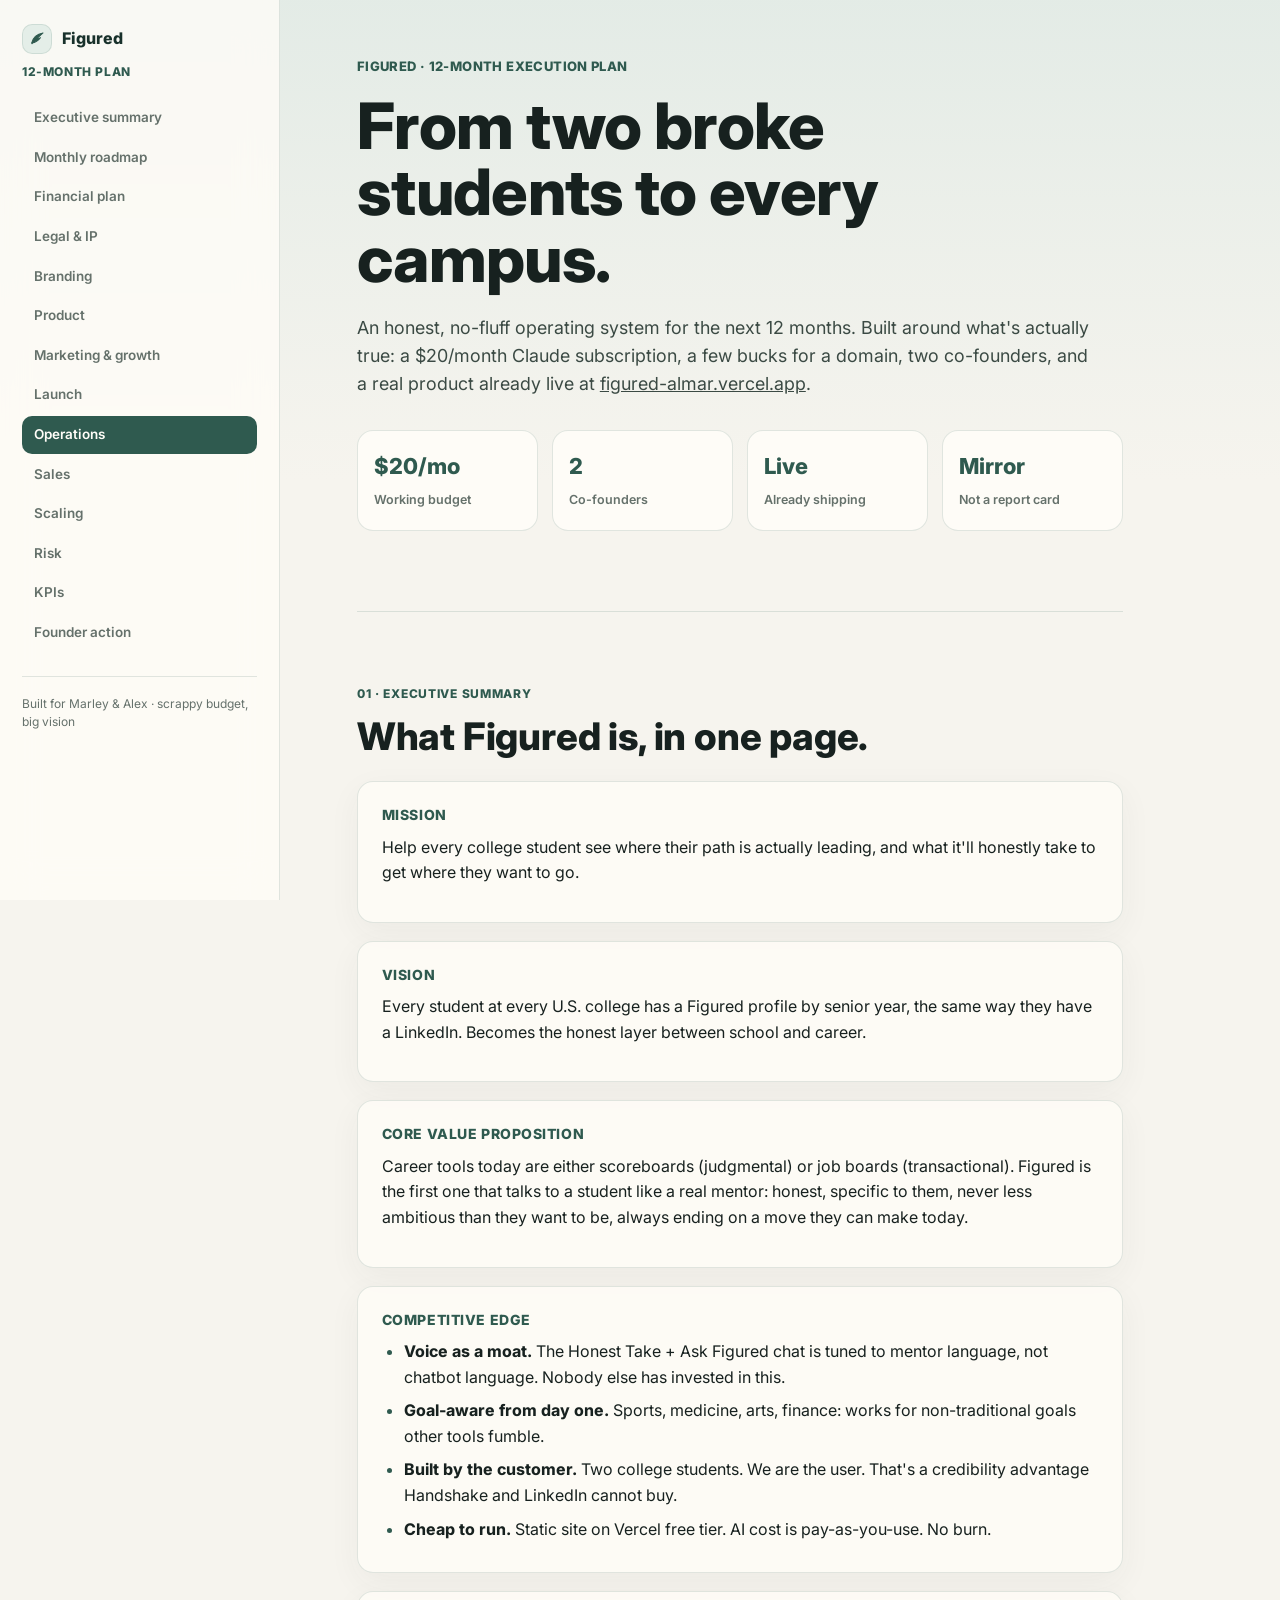
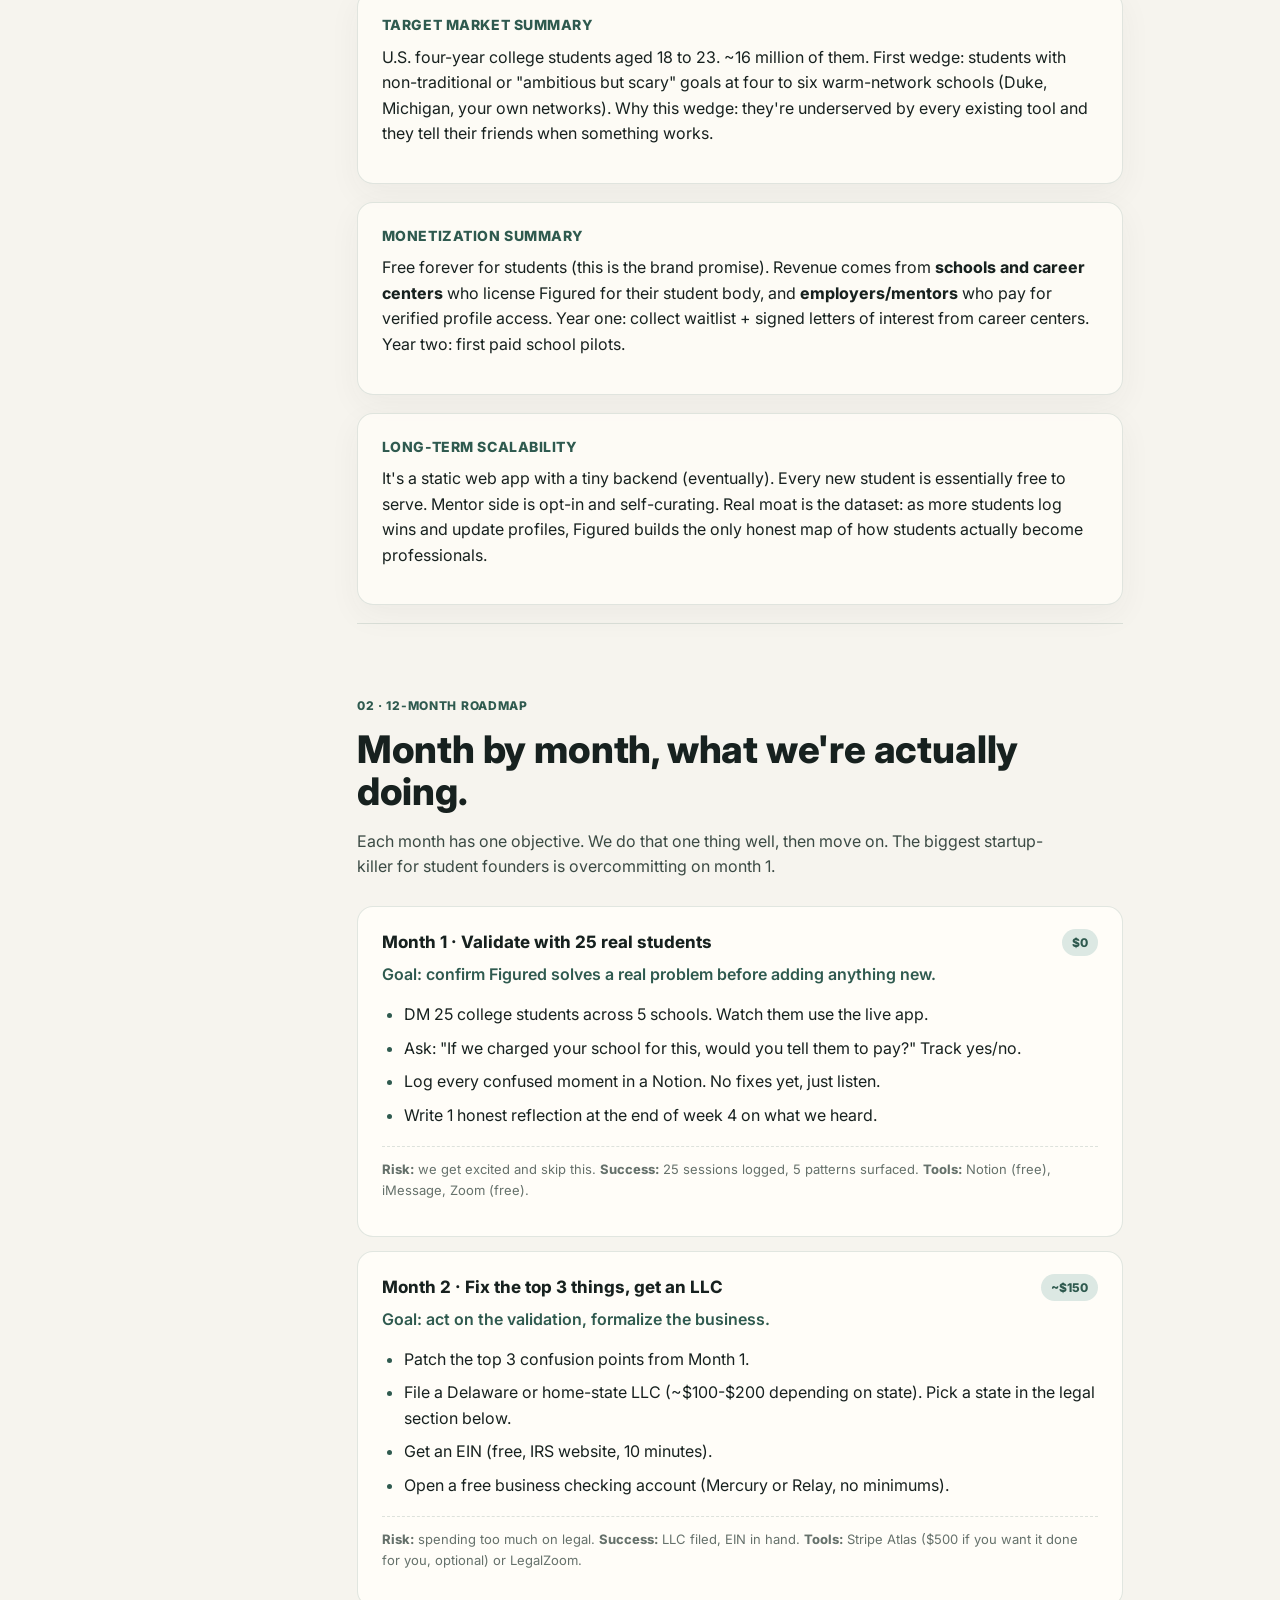
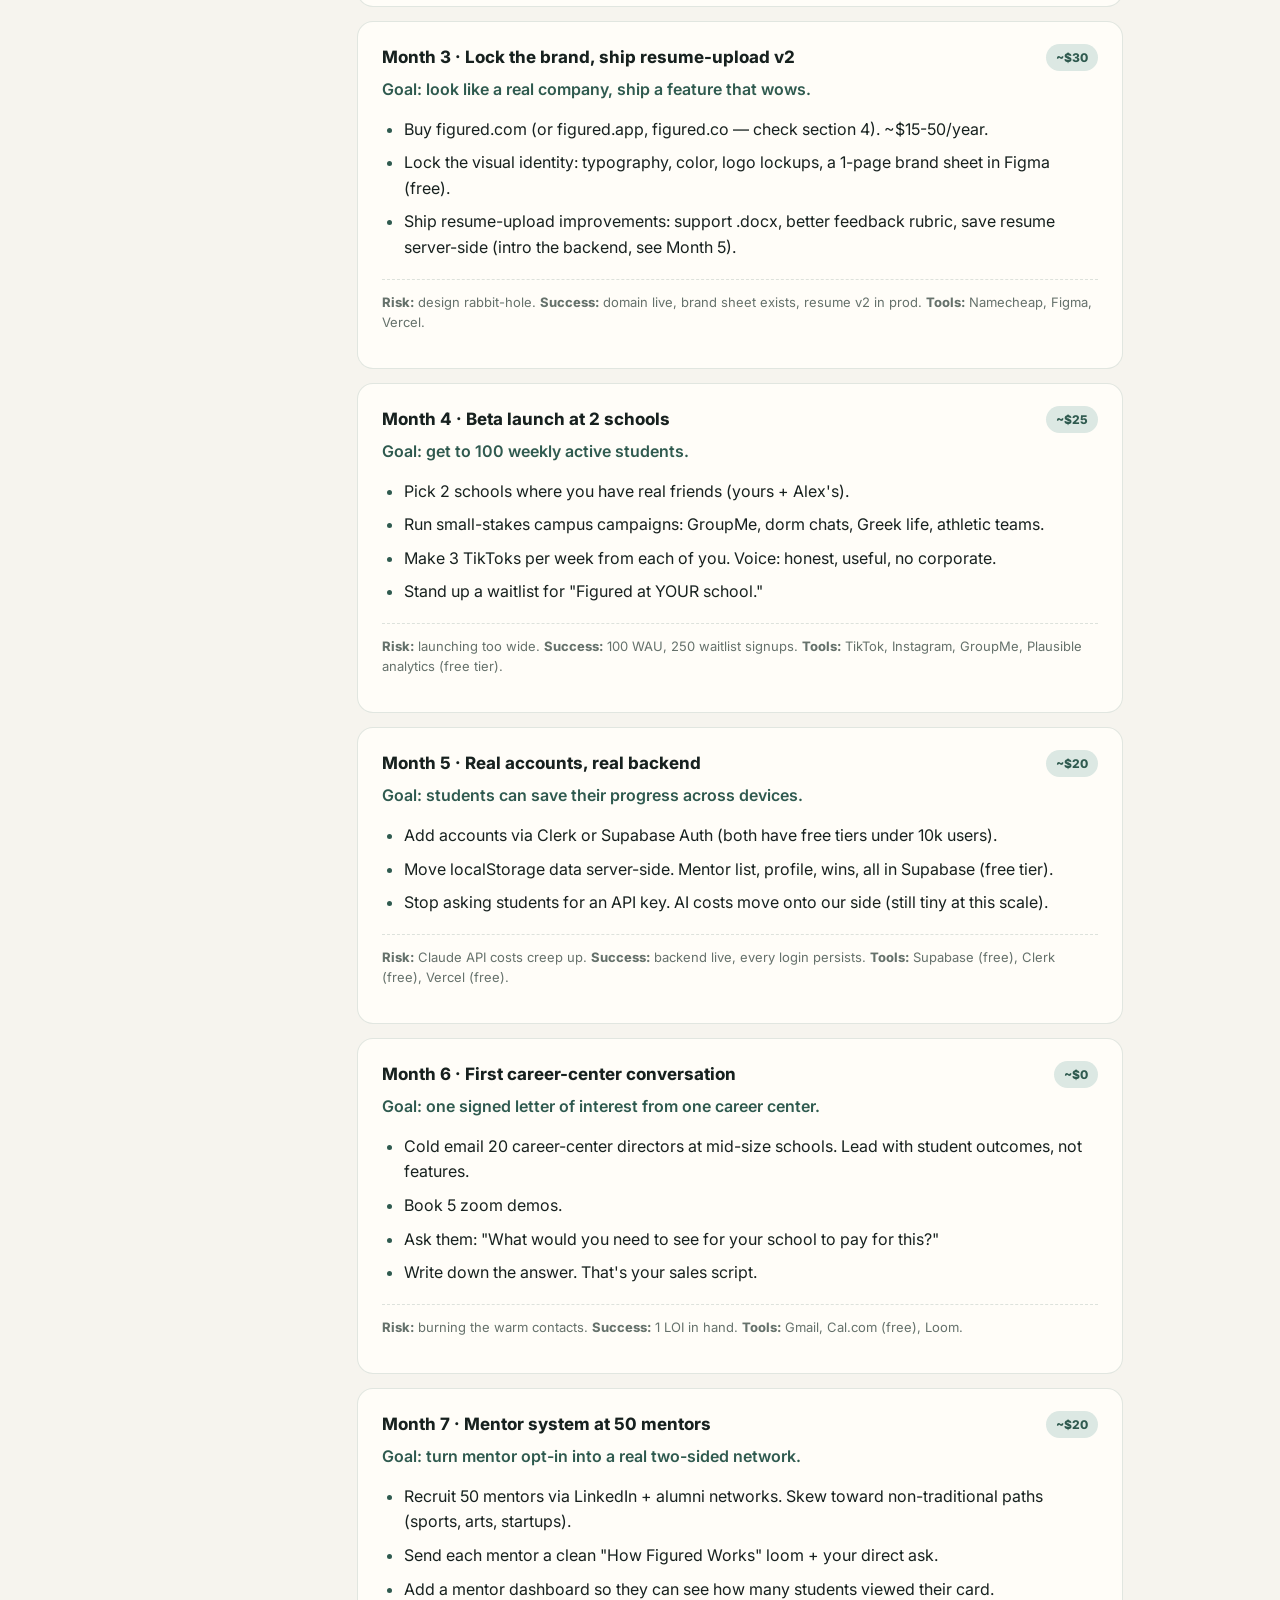
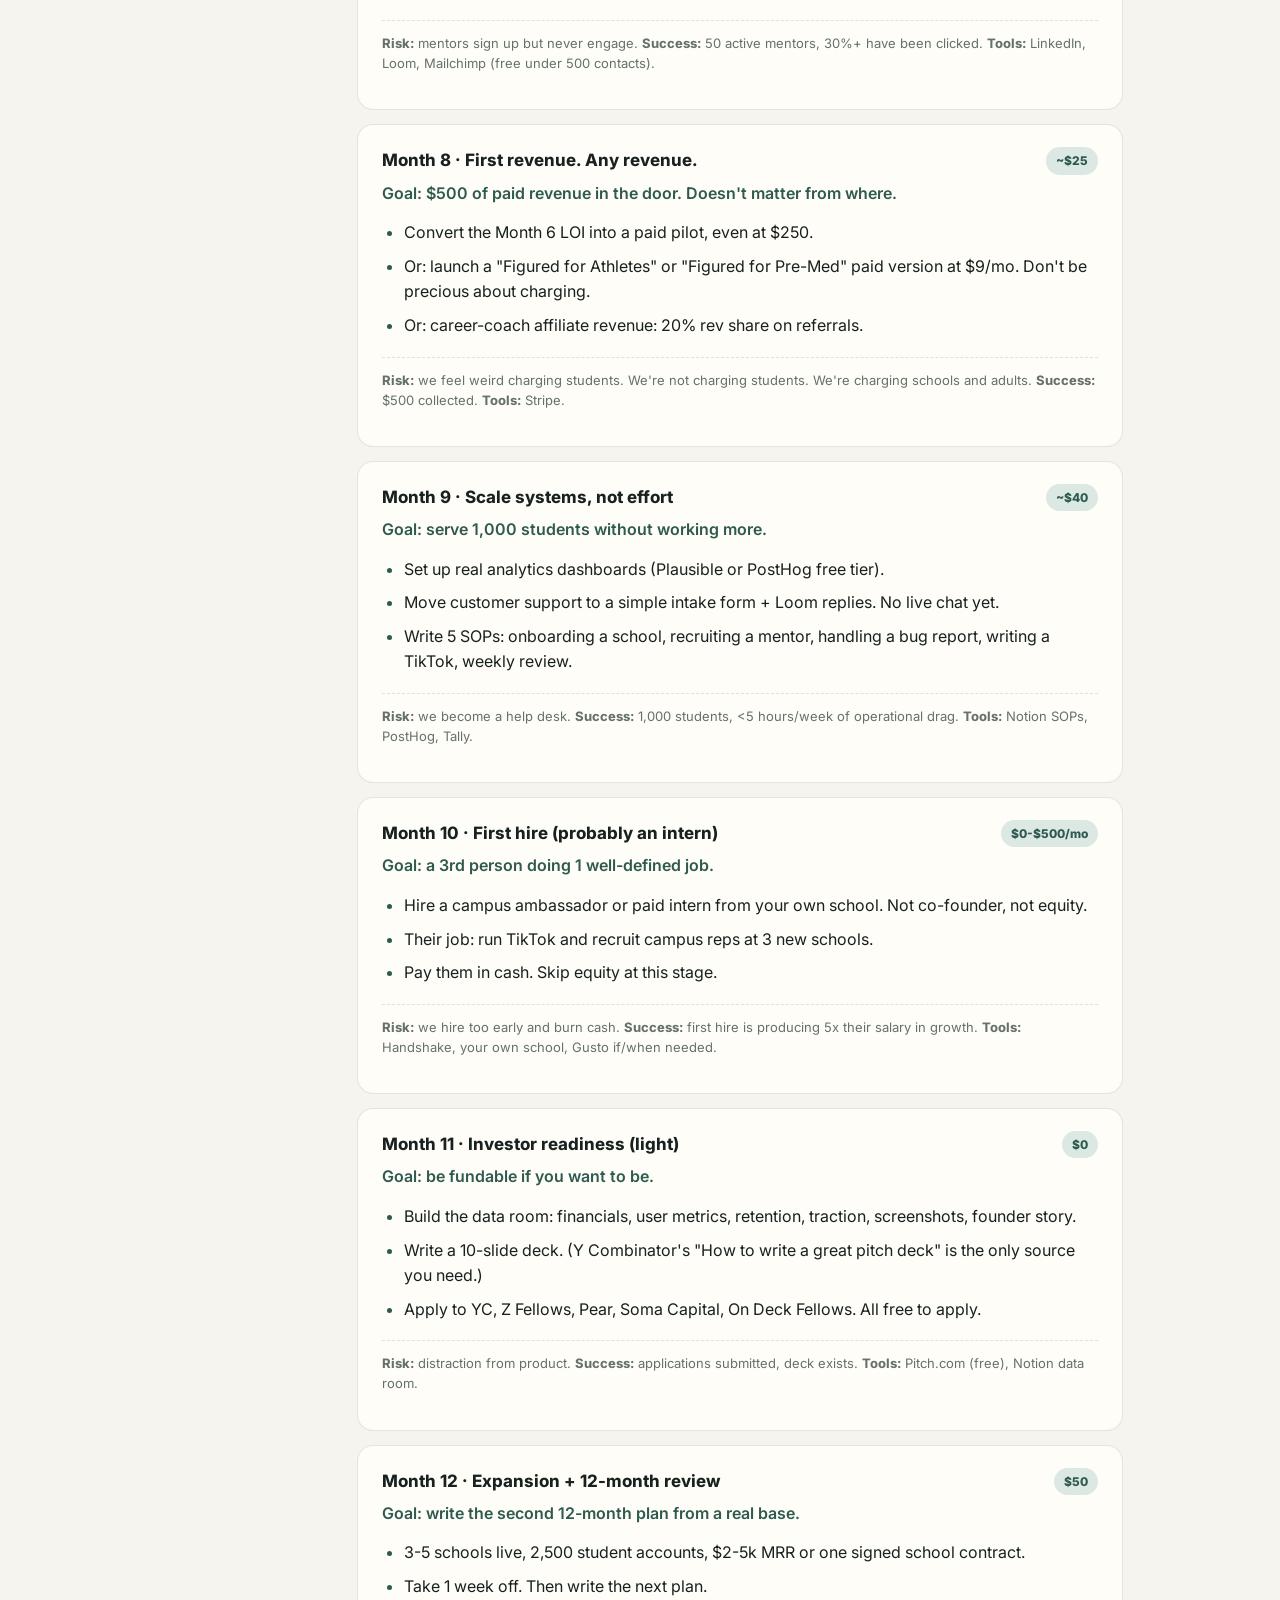
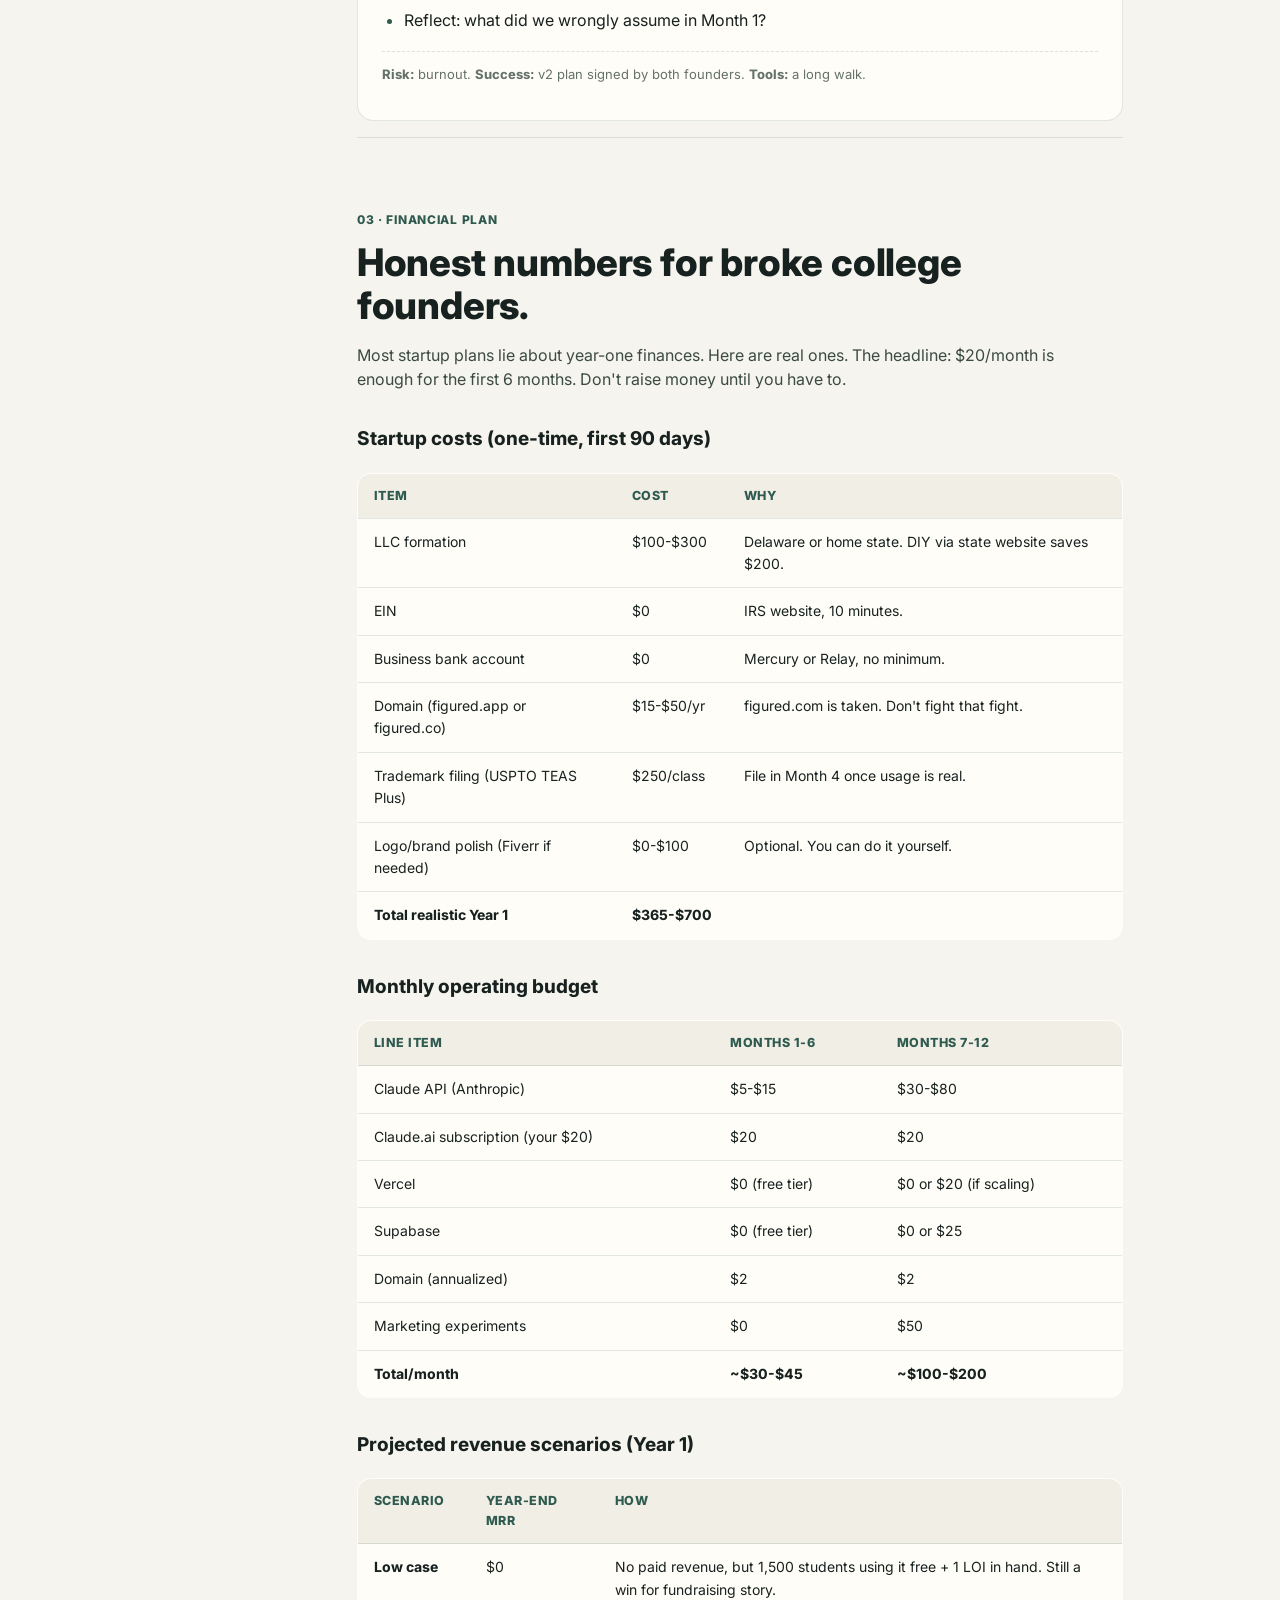
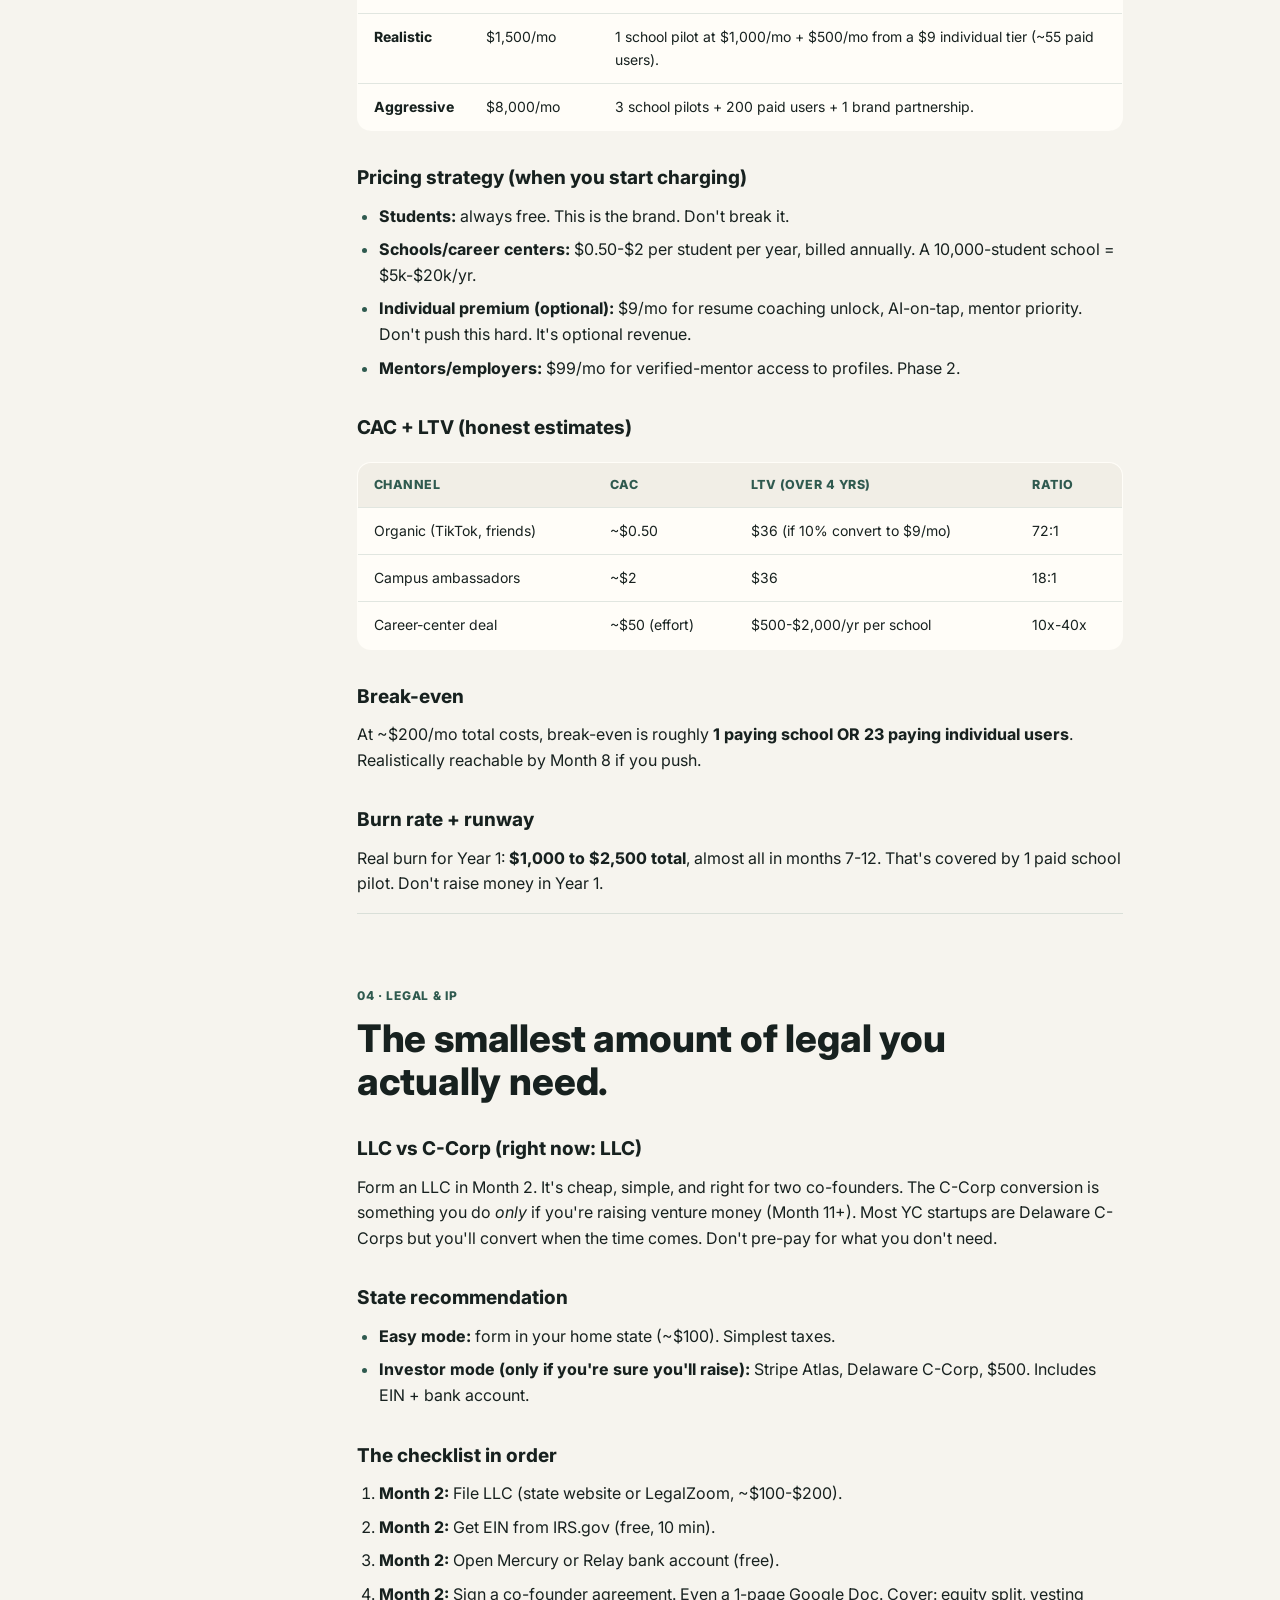
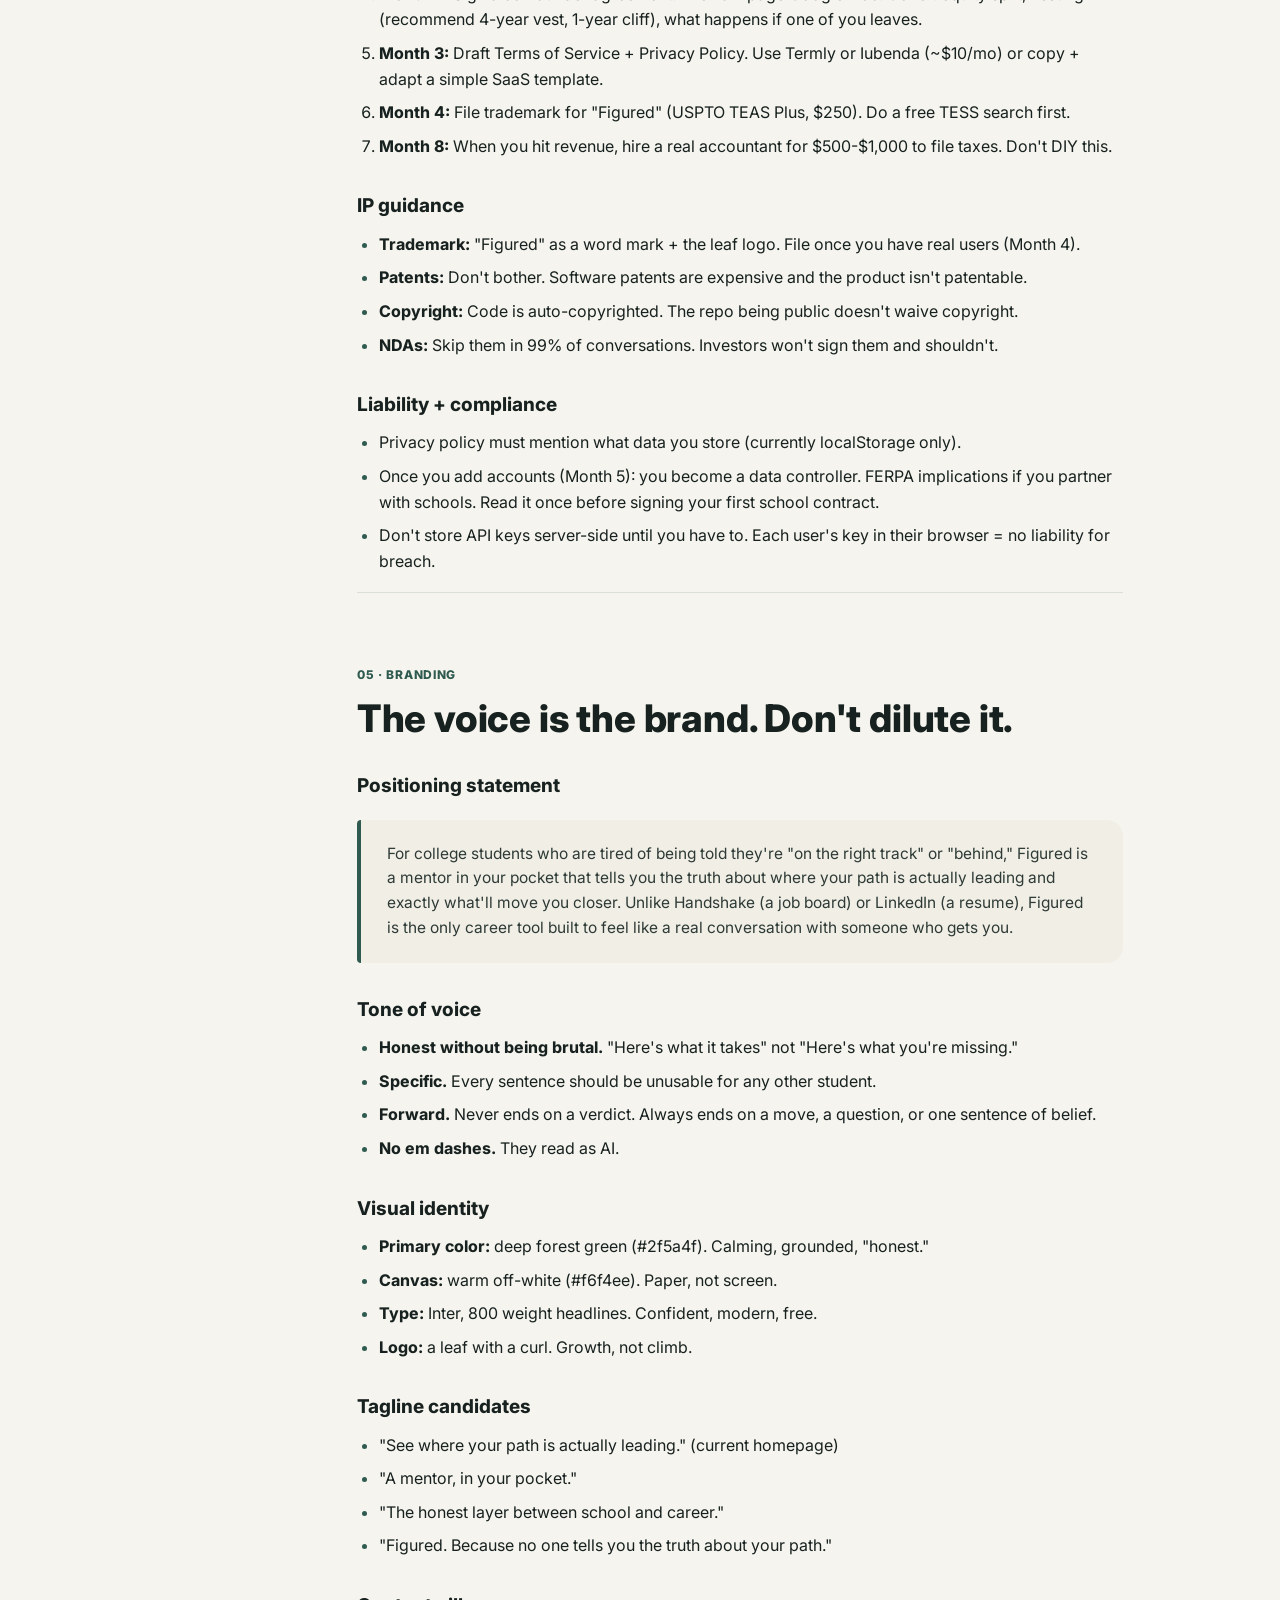
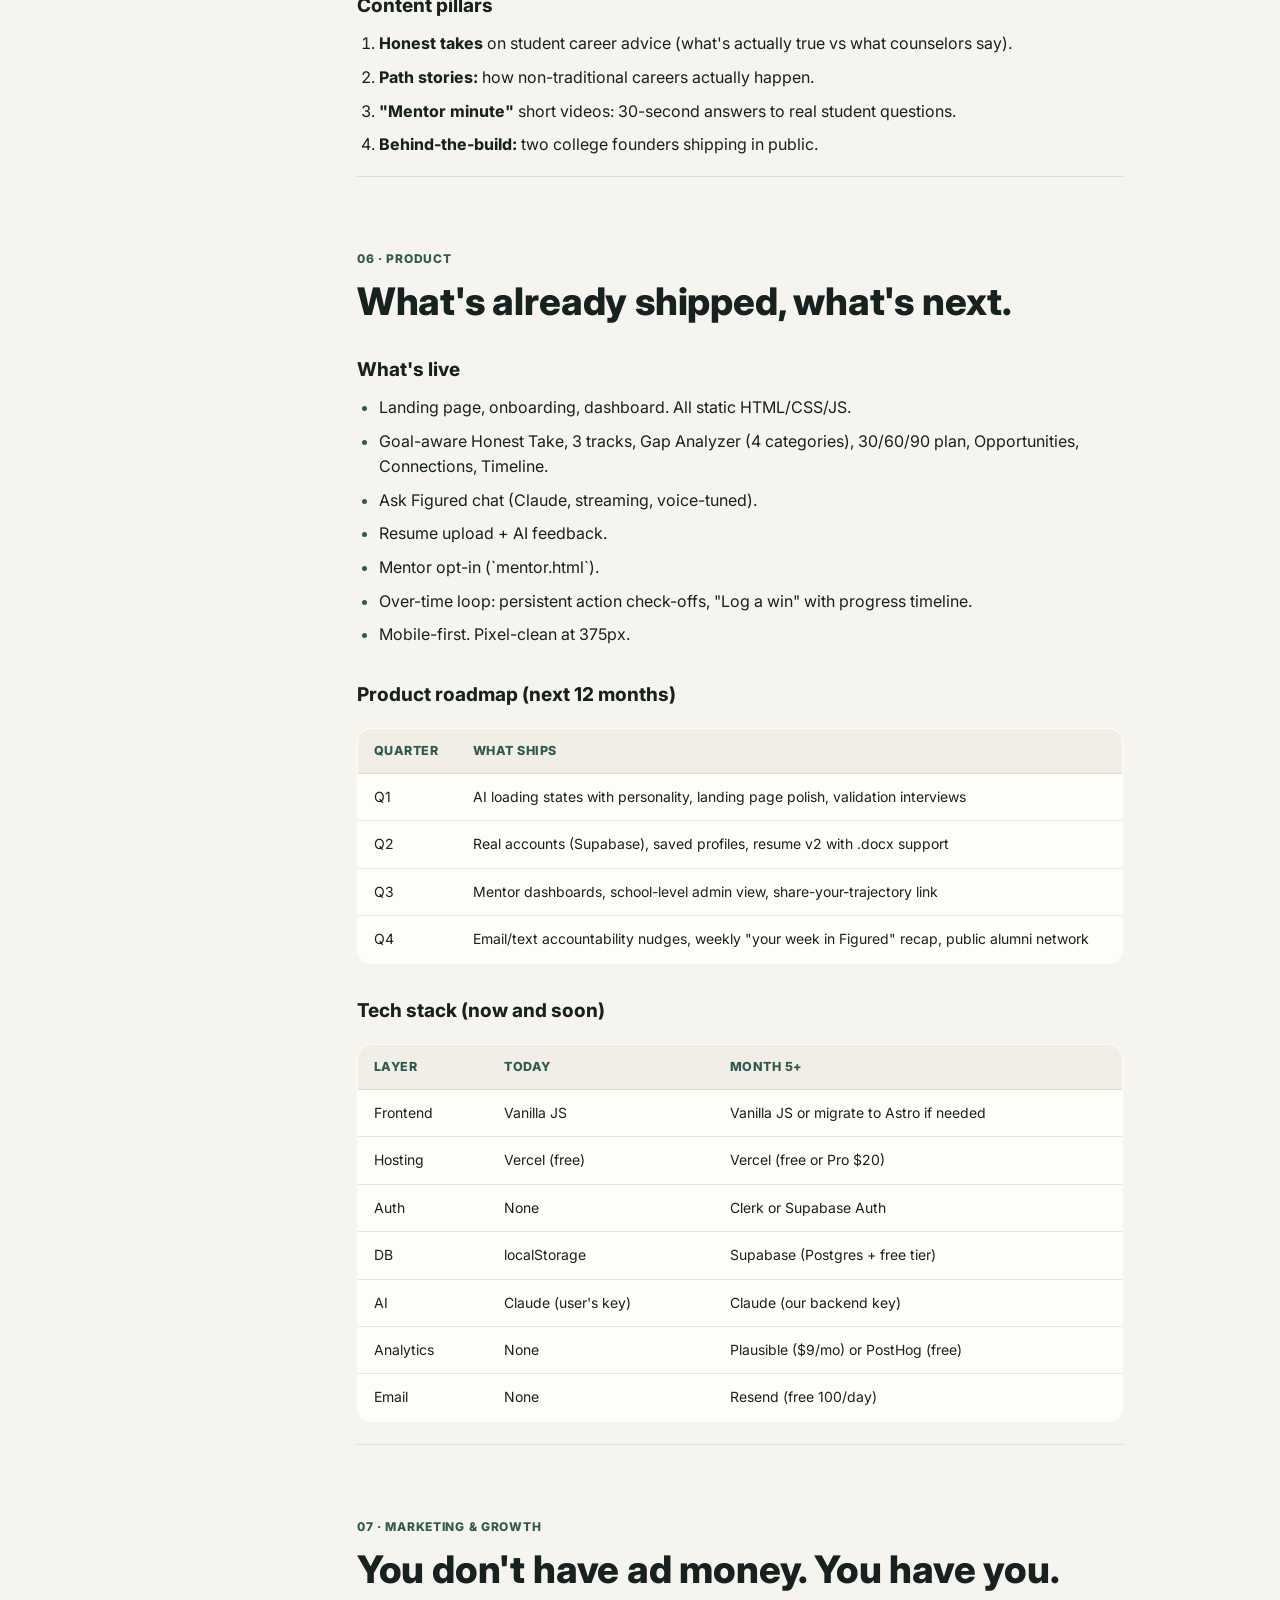
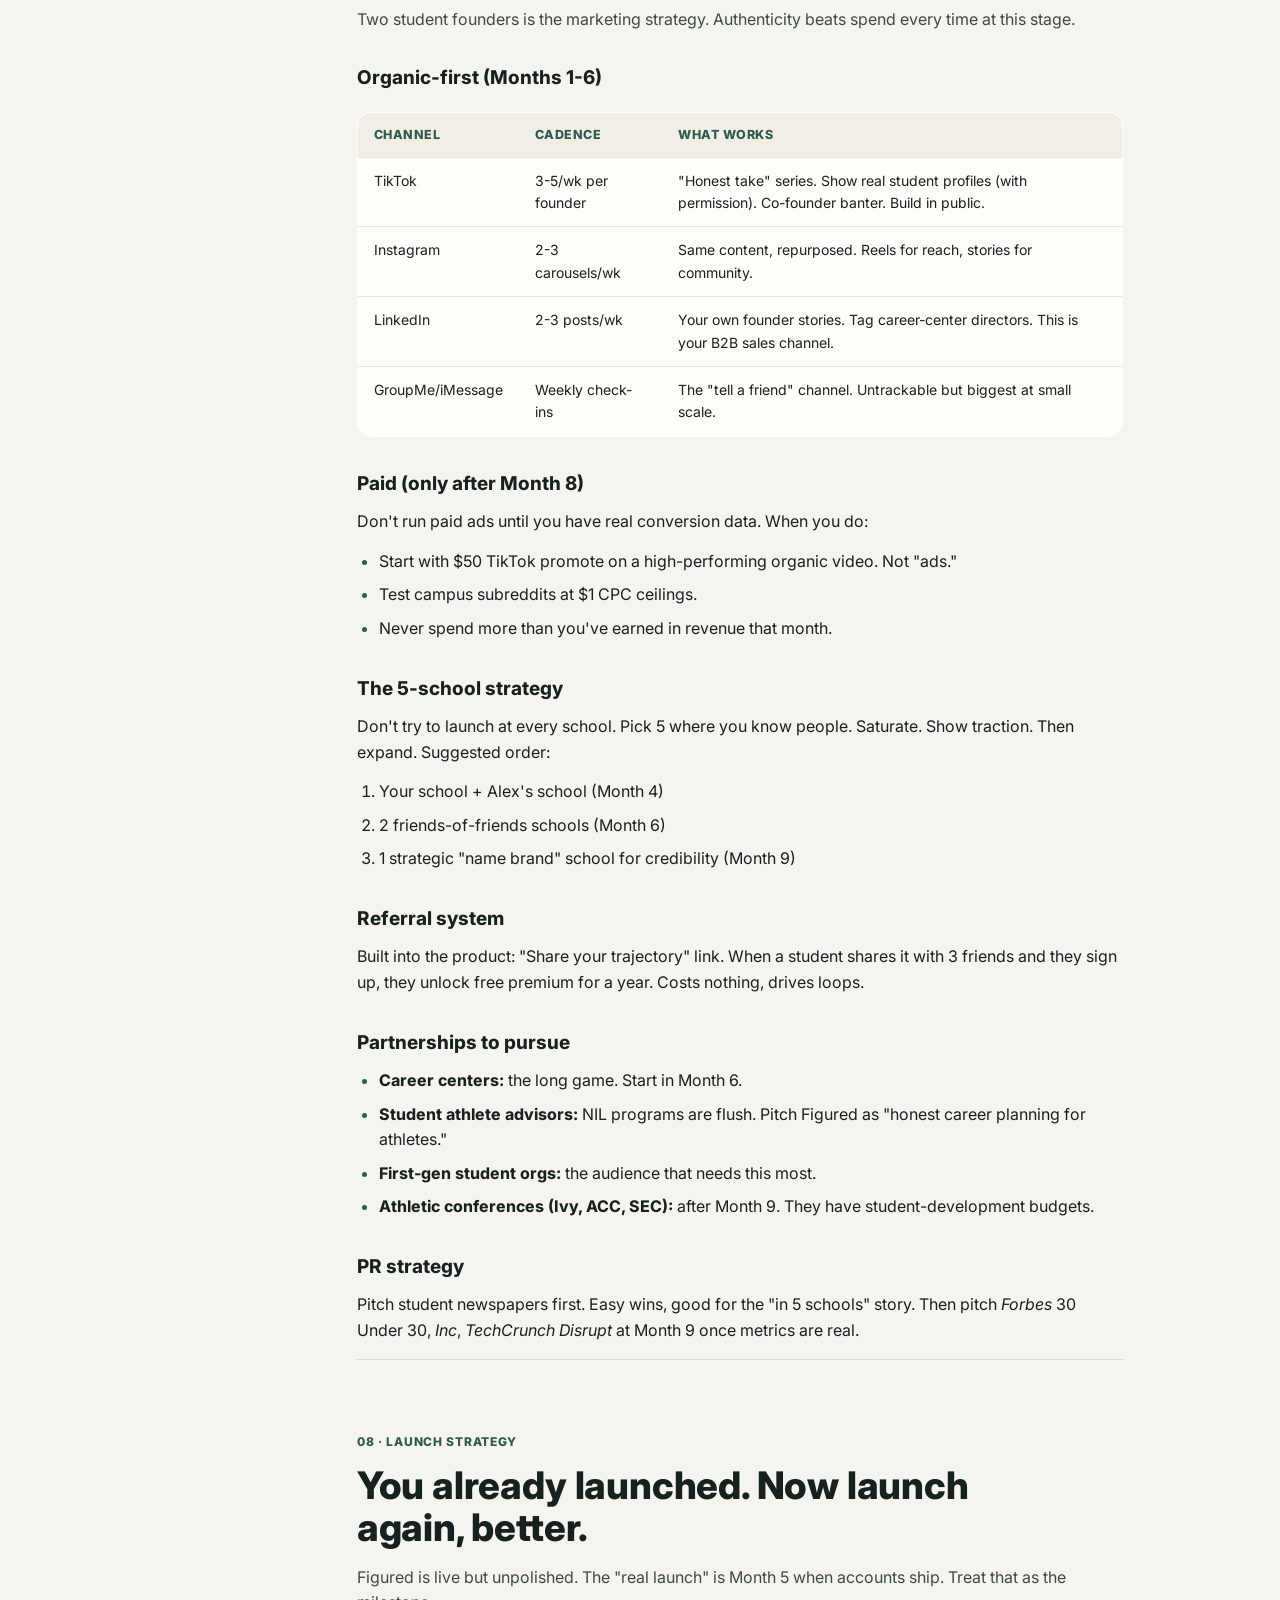
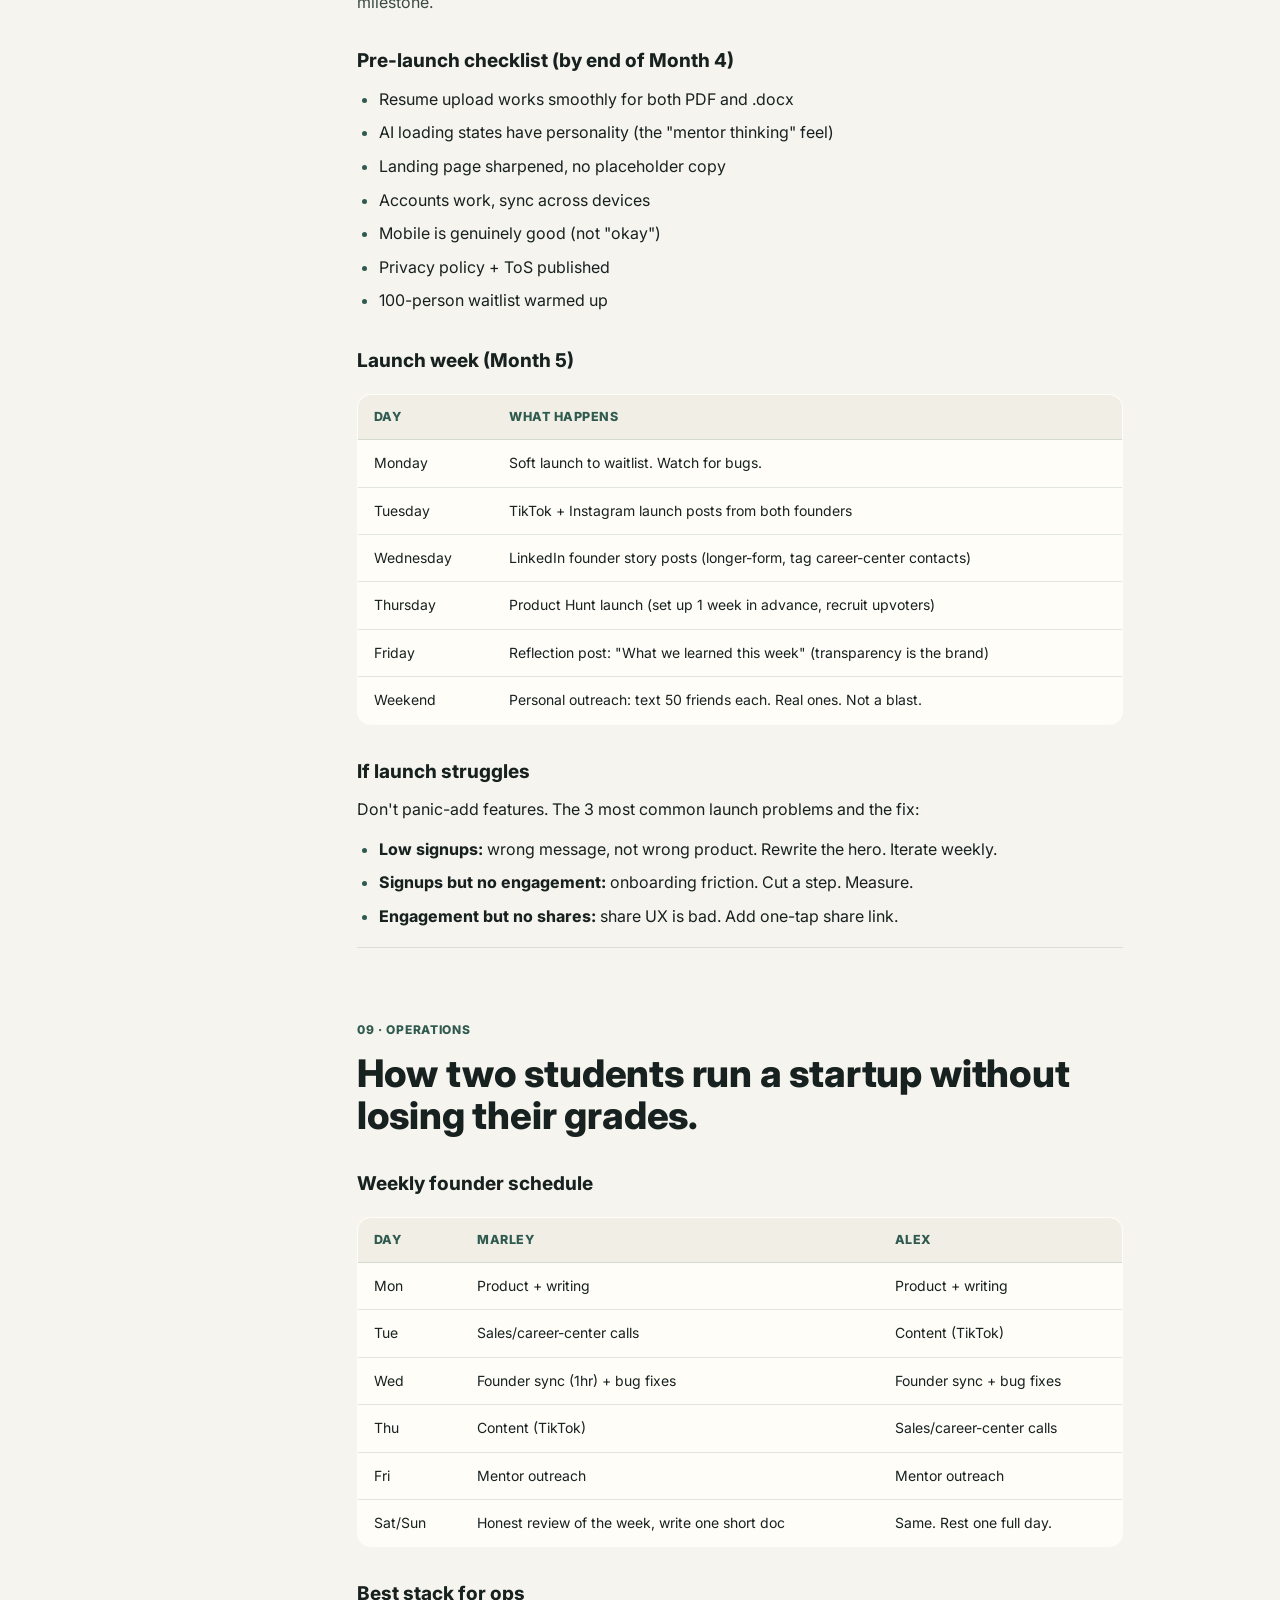
<file: plan/index.html>
<!doctype html>
<html lang="en">
<head>
  <meta charset="UTF-8" />
  <meta name="viewport" content="width=device-width, initial-scale=1.0" />
  <title>Figured · 12-Month Plan</title>
  <link rel="preconnect" href="https://fonts.googleapis.com" />
  <link rel="preconnect" href="https://fonts.gstatic.com" crossorigin />
  <link href="https://fonts.googleapis.com/css2?family=Inter:wght@400;500;600;700;800&display=swap" rel="stylesheet" />
  <link rel="stylesheet" href="./plan.css" />
</head>
<body>
  <aside class="toc">
    <a class="toc-brand" href="../index.html">
      <span class="brand-mark" aria-hidden="true">
        <svg viewBox="0 0 32 32"><path d="M26.8 5.3C16.5 7 9.1 12.9 6.5 23.2c6.2-.9 11.7-4.1 15.7-9.5-2.8 1.1-5.5 2.7-8 4.9 2.5-4.7 6.6-8.2 12.6-13.3Z"/><path d="M7 24.2c2.4-3.3 5.2-5.9 8.6-7.7"/></svg>
      </span>
      <span>Figured</span>
    </a>
    <p class="toc-eyebrow">12-month plan</p>
    <nav>
      <a href="#summary">Executive summary</a>
      <a href="#roadmap">Monthly roadmap</a>
      <a href="#finance">Financial plan</a>
      <a href="#legal">Legal & IP</a>
      <a href="#brand">Branding</a>
      <a href="#product">Product</a>
      <a href="#growth">Marketing & growth</a>
      <a href="#launch">Launch</a>
      <a href="#ops">Operations</a>
      <a href="#sales">Sales</a>
      <a href="#scaling">Scaling</a>
      <a href="#risk">Risk</a>
      <a href="#kpi">KPIs</a>
      <a href="#action">Founder action</a>
    </nav>
    <p class="toc-foot">Built for Marley &amp; Alex · scrappy budget, big vision</p>
  </aside>

  <main class="doc">
    <header class="doc-hero">
      <p class="eyebrow">Figured · 12-Month Execution Plan</p>
      <h1>From two broke students to every campus.</h1>
      <p class="lede">An honest, no-fluff operating system for the next 12 months. Built around what's actually true: a $20/month Claude subscription, a few bucks for a domain, two co-founders, and a real product already live at <a href="https://figured-almar.vercel.app/" target="_blank" rel="noopener">figured-almar.vercel.app</a>.</p>
      <div class="hero-stats">
        <div><strong>$20/mo</strong><span>Working budget</span></div>
        <div><strong>2</strong><span>Co-founders</span></div>
        <div><strong>Live</strong><span>Already shipping</span></div>
        <div><strong>Mirror</strong><span>Not a report card</span></div>
      </div>
    </header>

    <!-- 1. Executive Summary -->
    <section id="summary">
      <p class="kicker">01 · Executive Summary</p>
      <h2>What Figured is, in one page.</h2>

      <div class="card">
        <h3>Mission</h3>
        <p>Help every college student see where their path is actually leading, and what it'll honestly take to get where they want to go.</p>
      </div>

      <div class="card">
        <h3>Vision</h3>
        <p>Every student at every U.S. college has a Figured profile by senior year, the same way they have a LinkedIn. Becomes the honest layer between school and career.</p>
      </div>

      <div class="card">
        <h3>Core value proposition</h3>
        <p>Career tools today are either scoreboards (judgmental) or job boards (transactional). Figured is the first one that talks to a student like a real mentor: honest, specific to them, never less ambitious than they want to be, always ending on a move they can make today.</p>
      </div>

      <div class="card">
        <h3>Competitive edge</h3>
        <ul>
          <li><strong>Voice as a moat.</strong> The Honest Take + Ask Figured chat is tuned to mentor language, not chatbot language. Nobody else has invested in this.</li>
          <li><strong>Goal-aware from day one.</strong> Sports, medicine, arts, finance: works for non-traditional goals other tools fumble.</li>
          <li><strong>Built by the customer.</strong> Two college students. We are the user. That's a credibility advantage Handshake and LinkedIn cannot buy.</li>
          <li><strong>Cheap to run.</strong> Static site on Vercel free tier. AI cost is pay-as-you-use. No burn.</li>
        </ul>
      </div>

      <div class="card">
        <h3>Target market summary</h3>
        <p>U.S. four-year college students aged 18 to 23. ~16 million of them. First wedge: students with non-traditional or "ambitious but scary" goals at four to six warm-network schools (Duke, Michigan, your own networks). Why this wedge: they're underserved by every existing tool and they tell their friends when something works.</p>
      </div>

      <div class="card">
        <h3>Monetization summary</h3>
        <p>Free forever for students (this is the brand promise). Revenue comes from <strong>schools and career centers</strong> who license Figured for their student body, and <strong>employers/mentors</strong> who pay for verified profile access. Year one: collect waitlist + signed letters of interest from career centers. Year two: first paid school pilots.</p>
      </div>

      <div class="card">
        <h3>Long-term scalability</h3>
        <p>It's a static web app with a tiny backend (eventually). Every new student is essentially free to serve. Mentor side is opt-in and self-curating. Real moat is the dataset: as more students log wins and update profiles, Figured builds the only honest map of how students actually become professionals.</p>
      </div>
    </section>

    <!-- 2. Monthly Roadmap -->
    <section id="roadmap">
      <p class="kicker">02 · 12-Month Roadmap</p>
      <h2>Month by month, what we're actually doing.</h2>
      <p class="section-lede">Each month has one objective. We do that one thing well, then move on. The biggest startup-killer for student founders is overcommitting on month 1.</p>

      <div class="month">
        <header>
          <h3>Month 1 · Validate with 25 real students</h3>
          <span class="month-cost">$0</span>
        </header>
        <p class="month-goal">Goal: confirm Figured solves a real problem before adding anything new.</p>
        <ul>
          <li>DM 25 college students across 5 schools. Watch them use the live app.</li>
          <li>Ask: "If we charged your school for this, would you tell them to pay?" Track yes/no.</li>
          <li>Log every confused moment in a Notion. No fixes yet, just listen.</li>
          <li>Write 1 honest reflection at the end of week 4 on what we heard.</li>
        </ul>
        <p class="month-meta"><strong>Risk:</strong> we get excited and skip this. <strong>Success:</strong> 25 sessions logged, 5 patterns surfaced. <strong>Tools:</strong> Notion (free), iMessage, Zoom (free).</p>
      </div>

      <div class="month">
        <header>
          <h3>Month 2 · Fix the top 3 things, get an LLC</h3>
          <span class="month-cost">~$150</span>
        </header>
        <p class="month-goal">Goal: act on the validation, formalize the business.</p>
        <ul>
          <li>Patch the top 3 confusion points from Month 1.</li>
          <li>File a Delaware or home-state LLC (~$100-$200 depending on state). Pick a state in the legal section below.</li>
          <li>Get an EIN (free, IRS website, 10 minutes).</li>
          <li>Open a free business checking account (Mercury or Relay, no minimums).</li>
        </ul>
        <p class="month-meta"><strong>Risk:</strong> spending too much on legal. <strong>Success:</strong> LLC filed, EIN in hand. <strong>Tools:</strong> Stripe Atlas ($500 if you want it done for you, optional) or LegalZoom.</p>
      </div>

      <div class="month">
        <header>
          <h3>Month 3 · Lock the brand, ship resume-upload v2</h3>
          <span class="month-cost">~$30</span>
        </header>
        <p class="month-goal">Goal: look like a real company, ship a feature that wows.</p>
        <ul>
          <li>Buy figured.com (or figured.app, figured.co — check section 4). ~$15-50/year.</li>
          <li>Lock the visual identity: typography, color, logo lockups, a 1-page brand sheet in Figma (free).</li>
          <li>Ship resume-upload improvements: support .docx, better feedback rubric, save resume server-side (intro the backend, see Month 5).</li>
        </ul>
        <p class="month-meta"><strong>Risk:</strong> design rabbit-hole. <strong>Success:</strong> domain live, brand sheet exists, resume v2 in prod. <strong>Tools:</strong> Namecheap, Figma, Vercel.</p>
      </div>

      <div class="month">
        <header>
          <h3>Month 4 · Beta launch at 2 schools</h3>
          <span class="month-cost">~$25</span>
        </header>
        <p class="month-goal">Goal: get to 100 weekly active students.</p>
        <ul>
          <li>Pick 2 schools where you have real friends (yours + Alex's).</li>
          <li>Run small-stakes campus campaigns: GroupMe, dorm chats, Greek life, athletic teams.</li>
          <li>Make 3 TikToks per week from each of you. Voice: honest, useful, no corporate.</li>
          <li>Stand up a waitlist for "Figured at YOUR school."</li>
        </ul>
        <p class="month-meta"><strong>Risk:</strong> launching too wide. <strong>Success:</strong> 100 WAU, 250 waitlist signups. <strong>Tools:</strong> TikTok, Instagram, GroupMe, Plausible analytics (free tier).</p>
      </div>

      <div class="month">
        <header>
          <h3>Month 5 · Real accounts, real backend</h3>
          <span class="month-cost">~$20</span>
        </header>
        <p class="month-goal">Goal: students can save their progress across devices.</p>
        <ul>
          <li>Add accounts via Clerk or Supabase Auth (both have free tiers under 10k users).</li>
          <li>Move localStorage data server-side. Mentor list, profile, wins, all in Supabase (free tier).</li>
          <li>Stop asking students for an API key. AI costs move onto our side (still tiny at this scale).</li>
        </ul>
        <p class="month-meta"><strong>Risk:</strong> Claude API costs creep up. <strong>Success:</strong> backend live, every login persists. <strong>Tools:</strong> Supabase (free), Clerk (free), Vercel (free).</p>
      </div>

      <div class="month">
        <header>
          <h3>Month 6 · First career-center conversation</h3>
          <span class="month-cost">~$0</span>
        </header>
        <p class="month-goal">Goal: one signed letter of interest from one career center.</p>
        <ul>
          <li>Cold email 20 career-center directors at mid-size schools. Lead with student outcomes, not features.</li>
          <li>Book 5 zoom demos.</li>
          <li>Ask them: "What would you need to see for your school to pay for this?"</li>
          <li>Write down the answer. That's your sales script.</li>
        </ul>
        <p class="month-meta"><strong>Risk:</strong> burning the warm contacts. <strong>Success:</strong> 1 LOI in hand. <strong>Tools:</strong> Gmail, Cal.com (free), Loom.</p>
      </div>

      <div class="month">
        <header>
          <h3>Month 7 · Mentor system at 50 mentors</h3>
          <span class="month-cost">~$20</span>
        </header>
        <p class="month-goal">Goal: turn mentor opt-in into a real two-sided network.</p>
        <ul>
          <li>Recruit 50 mentors via LinkedIn + alumni networks. Skew toward non-traditional paths (sports, arts, startups).</li>
          <li>Send each mentor a clean "How Figured Works" loom + your direct ask.</li>
          <li>Add a mentor dashboard so they can see how many students viewed their card.</li>
        </ul>
        <p class="month-meta"><strong>Risk:</strong> mentors sign up but never engage. <strong>Success:</strong> 50 active mentors, 30%+ have been clicked. <strong>Tools:</strong> LinkedIn, Loom, Mailchimp (free under 500 contacts).</p>
      </div>

      <div class="month">
        <header>
          <h3>Month 8 · First revenue. Any revenue.</h3>
          <span class="month-cost">~$25</span>
        </header>
        <p class="month-goal">Goal: $500 of paid revenue in the door. Doesn't matter from where.</p>
        <ul>
          <li>Convert the Month 6 LOI into a paid pilot, even at $250.</li>
          <li>Or: launch a "Figured for Athletes" or "Figured for Pre-Med" paid version at $9/mo. Don't be precious about charging.</li>
          <li>Or: career-coach affiliate revenue: 20% rev share on referrals.</li>
        </ul>
        <p class="month-meta"><strong>Risk:</strong> we feel weird charging students. We're not charging students. We're charging schools and adults. <strong>Success:</strong> $500 collected. <strong>Tools:</strong> Stripe.</p>
      </div>

      <div class="month">
        <header>
          <h3>Month 9 · Scale systems, not effort</h3>
          <span class="month-cost">~$40</span>
        </header>
        <p class="month-goal">Goal: serve 1,000 students without working more.</p>
        <ul>
          <li>Set up real analytics dashboards (Plausible or PostHog free tier).</li>
          <li>Move customer support to a simple intake form + Loom replies. No live chat yet.</li>
          <li>Write 5 SOPs: onboarding a school, recruiting a mentor, handling a bug report, writing a TikTok, weekly review.</li>
        </ul>
        <p class="month-meta"><strong>Risk:</strong> we become a help desk. <strong>Success:</strong> 1,000 students, &lt;5 hours/week of operational drag. <strong>Tools:</strong> Notion SOPs, PostHog, Tally.</p>
      </div>

      <div class="month">
        <header>
          <h3>Month 10 · First hire (probably an intern)</h3>
          <span class="month-cost">$0-$500/mo</span>
        </header>
        <p class="month-goal">Goal: a 3rd person doing 1 well-defined job.</p>
        <ul>
          <li>Hire a campus ambassador or paid intern from your own school. Not co-founder, not equity.</li>
          <li>Their job: run TikTok and recruit campus reps at 3 new schools.</li>
          <li>Pay them in cash. Skip equity at this stage.</li>
        </ul>
        <p class="month-meta"><strong>Risk:</strong> we hire too early and burn cash. <strong>Success:</strong> first hire is producing 5x their salary in growth. <strong>Tools:</strong> Handshake, your own school, Gusto if/when needed.</p>
      </div>

      <div class="month">
        <header>
          <h3>Month 11 · Investor readiness (light)</h3>
          <span class="month-cost">$0</span>
        </header>
        <p class="month-goal">Goal: be fundable if you want to be.</p>
        <ul>
          <li>Build the data room: financials, user metrics, retention, traction, screenshots, founder story.</li>
          <li>Write a 10-slide deck. (Y Combinator's "How to write a great pitch deck" is the only source you need.)</li>
          <li>Apply to YC, Z Fellows, Pear, Soma Capital, On Deck Fellows. All free to apply.</li>
        </ul>
        <p class="month-meta"><strong>Risk:</strong> distraction from product. <strong>Success:</strong> applications submitted, deck exists. <strong>Tools:</strong> Pitch.com (free), Notion data room.</p>
      </div>

      <div class="month">
        <header>
          <h3>Month 12 · Expansion + 12-month review</h3>
          <span class="month-cost">$50</span>
        </header>
        <p class="month-goal">Goal: write the second 12-month plan from a real base.</p>
        <ul>
          <li>3-5 schools live, 2,500 student accounts, $2-5k MRR or one signed school contract.</li>
          <li>Take 1 week off. Then write the next plan.</li>
          <li>Reflect: what did we wrongly assume in Month 1?</li>
        </ul>
        <p class="month-meta"><strong>Risk:</strong> burnout. <strong>Success:</strong> v2 plan signed by both founders. <strong>Tools:</strong> a long walk.</p>
      </div>
    </section>

    <!-- 3. Financial Plan -->
    <section id="finance">
      <p class="kicker">03 · Financial Plan</p>
      <h2>Honest numbers for broke college founders.</h2>
      <p class="section-lede">Most startup plans lie about year-one finances. Here are real ones. The headline: $20/month is enough for the first 6 months. Don't raise money until you have to.</p>

      <h3>Startup costs (one-time, first 90 days)</h3>
      <table>
        <thead><tr><th>Item</th><th>Cost</th><th>Why</th></tr></thead>
        <tbody>
          <tr><td>LLC formation</td><td>$100-$300</td><td>Delaware or home state. DIY via state website saves $200.</td></tr>
          <tr><td>EIN</td><td>$0</td><td>IRS website, 10 minutes.</td></tr>
          <tr><td>Business bank account</td><td>$0</td><td>Mercury or Relay, no minimum.</td></tr>
          <tr><td>Domain (figured.app or figured.co)</td><td>$15-$50/yr</td><td>figured.com is taken. Don't fight that fight.</td></tr>
          <tr><td>Trademark filing (USPTO TEAS Plus)</td><td>$250/class</td><td>File in Month 4 once usage is real.</td></tr>
          <tr><td>Logo/brand polish (Fiverr if needed)</td><td>$0-$100</td><td>Optional. You can do it yourself.</td></tr>
          <tr><td><strong>Total realistic Year 1</strong></td><td><strong>$365-$700</strong></td><td></td></tr>
        </tbody>
      </table>

      <h3>Monthly operating budget</h3>
      <table>
        <thead><tr><th>Line item</th><th>Months 1-6</th><th>Months 7-12</th></tr></thead>
        <tbody>
          <tr><td>Claude API (Anthropic)</td><td>$5-$15</td><td>$30-$80</td></tr>
          <tr><td>Claude.ai subscription (your $20)</td><td>$20</td><td>$20</td></tr>
          <tr><td>Vercel</td><td>$0 (free tier)</td><td>$0 or $20 (if scaling)</td></tr>
          <tr><td>Supabase</td><td>$0 (free tier)</td><td>$0 or $25</td></tr>
          <tr><td>Domain (annualized)</td><td>$2</td><td>$2</td></tr>
          <tr><td>Marketing experiments</td><td>$0</td><td>$50</td></tr>
          <tr><td><strong>Total/month</strong></td><td><strong>~$30-$45</strong></td><td><strong>~$100-$200</strong></td></tr>
        </tbody>
      </table>

      <h3>Projected revenue scenarios (Year 1)</h3>
      <table>
        <thead><tr><th>Scenario</th><th>Year-end MRR</th><th>How</th></tr></thead>
        <tbody>
          <tr><td><strong>Low case</strong></td><td>$0</td><td>No paid revenue, but 1,500 students using it free + 1 LOI in hand. Still a win for fundraising story.</td></tr>
          <tr><td><strong>Realistic</strong></td><td>$1,500/mo</td><td>1 school pilot at $1,000/mo + $500/mo from a $9 individual tier (~55 paid users).</td></tr>
          <tr><td><strong>Aggressive</strong></td><td>$8,000/mo</td><td>3 school pilots + 200 paid users + 1 brand partnership.</td></tr>
        </tbody>
      </table>

      <h3>Pricing strategy (when you start charging)</h3>
      <ul>
        <li><strong>Students:</strong> always free. This is the brand. Don't break it.</li>
        <li><strong>Schools/career centers:</strong> $0.50-$2 per student per year, billed annually. A 10,000-student school = $5k-$20k/yr.</li>
        <li><strong>Individual premium (optional):</strong> $9/mo for resume coaching unlock, AI-on-tap, mentor priority. Don't push this hard. It's optional revenue.</li>
        <li><strong>Mentors/employers:</strong> $99/mo for verified-mentor access to profiles. Phase 2.</li>
      </ul>

      <h3>CAC + LTV (honest estimates)</h3>
      <table>
        <thead><tr><th>Channel</th><th>CAC</th><th>LTV (over 4 yrs)</th><th>Ratio</th></tr></thead>
        <tbody>
          <tr><td>Organic (TikTok, friends)</td><td>~$0.50</td><td>$36 (if 10% convert to $9/mo)</td><td>72:1</td></tr>
          <tr><td>Campus ambassadors</td><td>~$2</td><td>$36</td><td>18:1</td></tr>
          <tr><td>Career-center deal</td><td>~$50 (effort)</td><td>$500-$2,000/yr per school</td><td>10x-40x</td></tr>
        </tbody>
      </table>

      <h3>Break-even</h3>
      <p>At ~$200/mo total costs, break-even is roughly <strong>1 paying school OR 23 paying individual users</strong>. Realistically reachable by Month 8 if you push.</p>

      <h3>Burn rate + runway</h3>
      <p>Real burn for Year 1: <strong>$1,000 to $2,500 total</strong>, almost all in months 7-12. That's covered by 1 paid school pilot. Don't raise money in Year 1.</p>
    </section>

    <!-- 4. Legal -->
    <section id="legal">
      <p class="kicker">04 · Legal &amp; IP</p>
      <h2>The smallest amount of legal you actually need.</h2>

      <h3>LLC vs C-Corp (right now: LLC)</h3>
      <p>Form an LLC in Month 2. It's cheap, simple, and right for two co-founders. The C-Corp conversion is something you do <em>only</em> if you're raising venture money (Month 11+). Most YC startups are Delaware C-Corps but you'll convert when the time comes. Don't pre-pay for what you don't need.</p>

      <h3>State recommendation</h3>
      <ul>
        <li><strong>Easy mode:</strong> form in your home state (~$100). Simplest taxes.</li>
        <li><strong>Investor mode (only if you're sure you'll raise):</strong> Stripe Atlas, Delaware C-Corp, $500. Includes EIN + bank account.</li>
      </ul>

      <h3>The checklist in order</h3>
      <ol>
        <li><strong>Month 2:</strong> File LLC (state website or LegalZoom, ~$100-$200).</li>
        <li><strong>Month 2:</strong> Get EIN from IRS.gov (free, 10 min).</li>
        <li><strong>Month 2:</strong> Open Mercury or Relay bank account (free).</li>
        <li><strong>Month 2:</strong> Sign a co-founder agreement. Even a 1-page Google Doc. Cover: equity split, vesting (recommend 4-year vest, 1-year cliff), what happens if one of you leaves.</li>
        <li><strong>Month 3:</strong> Draft Terms of Service + Privacy Policy. Use Termly or Iubenda (~$10/mo) or copy + adapt a simple SaaS template.</li>
        <li><strong>Month 4:</strong> File trademark for "Figured" (USPTO TEAS Plus, $250). Do a free TESS search first.</li>
        <li><strong>Month 8:</strong> When you hit revenue, hire a real accountant for $500-$1,000 to file taxes. Don't DIY this.</li>
      </ol>

      <h3>IP guidance</h3>
      <ul>
        <li><strong>Trademark:</strong> "Figured" as a word mark + the leaf logo. File once you have real users (Month 4).</li>
        <li><strong>Patents:</strong> Don't bother. Software patents are expensive and the product isn't patentable.</li>
        <li><strong>Copyright:</strong> Code is auto-copyrighted. The repo being public doesn't waive copyright.</li>
        <li><strong>NDAs:</strong> Skip them in 99% of conversations. Investors won't sign them and shouldn't.</li>
      </ul>

      <h3>Liability + compliance</h3>
      <ul>
        <li>Privacy policy must mention what data you store (currently localStorage only).</li>
        <li>Once you add accounts (Month 5): you become a data controller. FERPA implications if you partner with schools. Read it once before signing your first school contract.</li>
        <li>Don't store API keys server-side until you have to. Each user's key in their browser = no liability for breach.</li>
      </ul>
    </section>

    <!-- 5. Branding -->
    <section id="brand">
      <p class="kicker">05 · Branding</p>
      <h2>The voice is the brand. Don't dilute it.</h2>

      <h3>Positioning statement</h3>
      <p class="quote">For college students who are tired of being told they're "on the right track" or "behind," Figured is a mentor in your pocket that tells you the truth about where your path is actually leading and exactly what'll move you closer. Unlike Handshake (a job board) or LinkedIn (a resume), Figured is the only career tool built to feel like a real conversation with someone who gets you.</p>

      <h3>Tone of voice</h3>
      <ul>
        <li><strong>Honest without being brutal.</strong> "Here's what it takes" not "Here's what you're missing."</li>
        <li><strong>Specific.</strong> Every sentence should be unusable for any other student.</li>
        <li><strong>Forward.</strong> Never ends on a verdict. Always ends on a move, a question, or one sentence of belief.</li>
        <li><strong>No em dashes.</strong> They read as AI.</li>
      </ul>

      <h3>Visual identity</h3>
      <ul>
        <li><strong>Primary color:</strong> deep forest green (#2f5a4f). Calming, grounded, "honest."</li>
        <li><strong>Canvas:</strong> warm off-white (#f6f4ee). Paper, not screen.</li>
        <li><strong>Type:</strong> Inter, 800 weight headlines. Confident, modern, free.</li>
        <li><strong>Logo:</strong> a leaf with a curl. Growth, not climb.</li>
      </ul>

      <h3>Tagline candidates</h3>
      <ul>
        <li>"See where your path is actually leading." (current homepage)</li>
        <li>"A mentor, in your pocket."</li>
        <li>"The honest layer between school and career."</li>
        <li>"Figured. Because no one tells you the truth about your path."</li>
      </ul>

      <h3>Content pillars</h3>
      <ol>
        <li><strong>Honest takes</strong> on student career advice (what's actually true vs what counselors say).</li>
        <li><strong>Path stories:</strong> how non-traditional careers actually happen.</li>
        <li><strong>"Mentor minute"</strong> short videos: 30-second answers to real student questions.</li>
        <li><strong>Behind-the-build:</strong> two college founders shipping in public.</li>
      </ol>
    </section>

    <!-- 6. Product -->
    <section id="product">
      <p class="kicker">06 · Product</p>
      <h2>What's already shipped, what's next.</h2>

      <h3>What's live</h3>
      <ul>
        <li>Landing page, onboarding, dashboard. All static HTML/CSS/JS.</li>
        <li>Goal-aware Honest Take, 3 tracks, Gap Analyzer (4 categories), 30/60/90 plan, Opportunities, Connections, Timeline.</li>
        <li>Ask Figured chat (Claude, streaming, voice-tuned).</li>
        <li>Resume upload + AI feedback.</li>
        <li>Mentor opt-in (`mentor.html`).</li>
        <li>Over-time loop: persistent action check-offs, "Log a win" with progress timeline.</li>
        <li>Mobile-first. Pixel-clean at 375px.</li>
      </ul>

      <h3>Product roadmap (next 12 months)</h3>
      <table>
        <thead><tr><th>Quarter</th><th>What ships</th></tr></thead>
        <tbody>
          <tr><td>Q1</td><td>AI loading states with personality, landing page polish, validation interviews</td></tr>
          <tr><td>Q2</td><td>Real accounts (Supabase), saved profiles, resume v2 with .docx support</td></tr>
          <tr><td>Q3</td><td>Mentor dashboards, school-level admin view, share-your-trajectory link</td></tr>
          <tr><td>Q4</td><td>Email/text accountability nudges, weekly "your week in Figured" recap, public alumni network</td></tr>
        </tbody>
      </table>

      <h3>Tech stack (now and soon)</h3>
      <table>
        <thead><tr><th>Layer</th><th>Today</th><th>Month 5+</th></tr></thead>
        <tbody>
          <tr><td>Frontend</td><td>Vanilla JS</td><td>Vanilla JS or migrate to Astro if needed</td></tr>
          <tr><td>Hosting</td><td>Vercel (free)</td><td>Vercel (free or Pro $20)</td></tr>
          <tr><td>Auth</td><td>None</td><td>Clerk or Supabase Auth</td></tr>
          <tr><td>DB</td><td>localStorage</td><td>Supabase (Postgres + free tier)</td></tr>
          <tr><td>AI</td><td>Claude (user's key)</td><td>Claude (our backend key)</td></tr>
          <tr><td>Analytics</td><td>None</td><td>Plausible ($9/mo) or PostHog (free)</td></tr>
          <tr><td>Email</td><td>None</td><td>Resend (free 100/day)</td></tr>
        </tbody>
      </table>
    </section>

    <!-- 7. Marketing -->
    <section id="growth">
      <p class="kicker">07 · Marketing &amp; Growth</p>
      <h2>You don't have ad money. You have you.</h2>
      <p class="section-lede">Two student founders is the marketing strategy. Authenticity beats spend every time at this stage.</p>

      <h3>Organic-first (Months 1-6)</h3>
      <table>
        <thead><tr><th>Channel</th><th>Cadence</th><th>What works</th></tr></thead>
        <tbody>
          <tr><td>TikTok</td><td>3-5/wk per founder</td><td>"Honest take" series. Show real student profiles (with permission). Co-founder banter. Build in public.</td></tr>
          <tr><td>Instagram</td><td>2-3 carousels/wk</td><td>Same content, repurposed. Reels for reach, stories for community.</td></tr>
          <tr><td>LinkedIn</td><td>2-3 posts/wk</td><td>Your own founder stories. Tag career-center directors. This is your B2B sales channel.</td></tr>
          <tr><td>GroupMe/iMessage</td><td>Weekly check-ins</td><td>The "tell a friend" channel. Untrackable but biggest at small scale.</td></tr>
        </tbody>
      </table>

      <h3>Paid (only after Month 8)</h3>
      <p>Don't run paid ads until you have real conversion data. When you do:</p>
      <ul>
        <li>Start with $50 TikTok promote on a high-performing organic video. Not "ads."</li>
        <li>Test campus subreddits at $1 CPC ceilings.</li>
        <li>Never spend more than you've earned in revenue that month.</li>
      </ul>

      <h3>The 5-school strategy</h3>
      <p>Don't try to launch at every school. Pick 5 where you know people. Saturate. Show traction. Then expand. Suggested order:</p>
      <ol>
        <li>Your school + Alex's school (Month 4)</li>
        <li>2 friends-of-friends schools (Month 6)</li>
        <li>1 strategic "name brand" school for credibility (Month 9)</li>
      </ol>

      <h3>Referral system</h3>
      <p>Built into the product: "Share your trajectory" link. When a student shares it with 3 friends and they sign up, they unlock free premium for a year. Costs nothing, drives loops.</p>

      <h3>Partnerships to pursue</h3>
      <ul>
        <li><strong>Career centers:</strong> the long game. Start in Month 6.</li>
        <li><strong>Student athlete advisors:</strong> NIL programs are flush. Pitch Figured as "honest career planning for athletes."</li>
        <li><strong>First-gen student orgs:</strong> the audience that needs this most.</li>
        <li><strong>Athletic conferences (Ivy, ACC, SEC):</strong> after Month 9. They have student-development budgets.</li>
      </ul>

      <h3>PR strategy</h3>
      <p>Pitch student newspapers first. Easy wins, good for the "in 5 schools" story. Then pitch <em>Forbes</em> 30 Under 30, <em>Inc</em>, <em>TechCrunch Disrupt</em> at Month 9 once metrics are real.</p>
    </section>

    <!-- 8. Launch -->
    <section id="launch">
      <p class="kicker">08 · Launch Strategy</p>
      <h2>You already launched. Now launch again, better.</h2>
      <p class="section-lede">Figured is live but unpolished. The "real launch" is Month 5 when accounts ship. Treat that as the milestone.</p>

      <h3>Pre-launch checklist (by end of Month 4)</h3>
      <ul>
        <li>Resume upload works smoothly for both PDF and .docx</li>
        <li>AI loading states have personality (the "mentor thinking" feel)</li>
        <li>Landing page sharpened, no placeholder copy</li>
        <li>Accounts work, sync across devices</li>
        <li>Mobile is genuinely good (not "okay")</li>
        <li>Privacy policy + ToS published</li>
        <li>100-person waitlist warmed up</li>
      </ul>

      <h3>Launch week (Month 5)</h3>
      <table>
        <thead><tr><th>Day</th><th>What happens</th></tr></thead>
        <tbody>
          <tr><td>Monday</td><td>Soft launch to waitlist. Watch for bugs.</td></tr>
          <tr><td>Tuesday</td><td>TikTok + Instagram launch posts from both founders</td></tr>
          <tr><td>Wednesday</td><td>LinkedIn founder story posts (longer-form, tag career-center contacts)</td></tr>
          <tr><td>Thursday</td><td>Product Hunt launch (set up 1 week in advance, recruit upvoters)</td></tr>
          <tr><td>Friday</td><td>Reflection post: "What we learned this week" (transparency is the brand)</td></tr>
          <tr><td>Weekend</td><td>Personal outreach: text 50 friends each. Real ones. Not a blast.</td></tr>
        </tbody>
      </table>

      <h3>If launch struggles</h3>
      <p>Don't panic-add features. The 3 most common launch problems and the fix:</p>
      <ul>
        <li><strong>Low signups:</strong> wrong message, not wrong product. Rewrite the hero. Iterate weekly.</li>
        <li><strong>Signups but no engagement:</strong> onboarding friction. Cut a step. Measure.</li>
        <li><strong>Engagement but no shares:</strong> share UX is bad. Add one-tap share link.</li>
      </ul>
    </section>

    <!-- 9. Operations -->
    <section id="ops">
      <p class="kicker">09 · Operations</p>
      <h2>How two students run a startup without losing their grades.</h2>

      <h3>Weekly founder schedule</h3>
      <table>
        <thead><tr><th>Day</th><th>Marley</th><th>Alex</th></tr></thead>
        <tbody>
          <tr><td>Mon</td><td>Product + writing</td><td>Product + writing</td></tr>
          <tr><td>Tue</td><td>Sales/career-center calls</td><td>Content (TikTok)</td></tr>
          <tr><td>Wed</td><td>Founder sync (1hr) + bug fixes</td><td>Founder sync + bug fixes</td></tr>
          <tr><td>Thu</td><td>Content (TikTok)</td><td>Sales/career-center calls</td></tr>
          <tr><td>Fri</td><td>Mentor outreach</td><td>Mentor outreach</td></tr>
          <tr><td>Sat/Sun</td><td>Honest review of the week, write one short doc</td><td>Same. Rest one full day.</td></tr>
        </tbody>
      </table>

      <h3>Best stack for ops</h3>
      <ul>
        <li><strong>Project management:</strong> Linear (free) or Notion (free). Pick one.</li>
        <li><strong>Comms:</strong> iMessage + a shared Telegram or Slack workspace.</li>
        <li><strong>Files:</strong> Google Drive (free).</li>
        <li><strong>Calendar:</strong> Google Calendar + Cal.com for booking demos.</li>
        <li><strong>Bug tracking:</strong> a shared Notion page until volume warrants Linear.</li>
      </ul>

      <h3>Operational KPIs</h3>
      <ul>
        <li>Weekly: # of new signups, # of WAU, # of mentor signups, # of demos booked, # of cold emails sent</li>
        <li>Monthly: MRR, retention, NPS</li>
      </ul>
    </section>

    <!-- 10. Sales -->
    <section id="sales">
      <p class="kicker">10 · Sales</p>
      <h2>School career centers are the primary sale.</h2>

      <h3>Funnel</h3>
      <ol>
        <li><strong>Top:</strong> cold email or warm intro to a career-center director</li>
        <li><strong>Middle:</strong> 20-minute demo, ask discovery questions</li>
        <li><strong>Bottom:</strong> pilot proposal (free first semester, $X/student after)</li>
        <li><strong>Close:</strong> signed pilot agreement (one-page LOI is enough at first)</li>
      </ol>

      <h3>Pricing psychology</h3>
      <ul>
        <li>Never lead with price. Lead with student outcomes.</li>
        <li>Price per student, not per seat. They think in students.</li>
        <li>First school is half-price or free. You need the case study.</li>
      </ul>

      <h3>Sample cold email</h3>
      <p class="quote">Subject: Built by students, for your students<br><br>Hi [Director],<br><br>I'm Marley, a sophomore at [school]. My co-founder Alex and I built a tool called Figured because every career app we tried felt either judgmental or transactional. It's an honest mentor-style trajectory tool for students. It's already used by ~250 students across 3 schools.<br><br>Could I send a 90-second loom of what it does and what a pilot at [their school] could look like? Free for the first semester.<br><br>Thanks,<br>Marley</p>

      <h3>Retention</h3>
      <p>The product retains itself through the over-time loop. But for paying schools: monthly impact email with their school's aggregate (anonymized) metrics. "Your students logged 1,200 wins this month."</p>
    </section>

    <!-- 11. Scaling -->
    <section id="scaling">
      <p class="kicker">11 · Scaling</p>
      <h2>From 1 school to 100. From 2 founders to 5.</h2>

      <h3>Bootstrap vs raise</h3>
      <p>Bootstrap through Month 12. If your real growth rate is &gt;10% month-over-month at month 9, raising a small round (~$250k pre-seed) in Month 12 makes sense to hire a designer + a backend engineer.</p>

      <h3>When to raise</h3>
      <ul>
        <li><strong>Don't raise</strong> until you have either: 1 signed paying school, or 1,500 weekly active students.</li>
        <li><strong>Raise small first.</strong> $250k pre-seed from angels/Z Fellows beats a $1M seed from a fund that wants 10% and a board seat.</li>
        <li><strong>Target valuation if you raise:</strong> $5-$8M post (standard pre-seed for SaaS with traction).</li>
      </ul>

      <h3>Hiring plan</h3>
      <table>
        <thead><tr><th>Month</th><th>Role</th><th>Why</th></tr></thead>
        <tbody>
          <tr><td>Month 10</td><td>Campus ambassador / intern</td><td>Free up founders to sell + build</td></tr>
          <tr><td>Month 14</td><td>Backend engineer</td><td>If you raised. Otherwise stay 2-3 people.</td></tr>
          <tr><td>Month 18</td><td>Designer</td><td>The brand is the product. Eventually you need full-time design.</td></tr>
        </tbody>
      </table>
    </section>

    <!-- 12. Risk -->
    <section id="risk">
      <p class="kicker">12 · Risk Analysis</p>
      <h2>What could kill us, and how we plan against it.</h2>

      <table>
        <thead><tr><th>Risk</th><th>Probability</th><th>Impact</th><th>Prevention</th></tr></thead>
        <tbody>
          <tr><td>Founders burn out balancing school + startup</td><td>High</td><td>High</td><td>Hard cap: 12 hours/week each. Rest one full day. Don't skip class.</td></tr>
          <tr><td>Claude API costs spike as we scale</td><td>Medium</td><td>Medium</td><td>Aggressive caching, cap per-user calls, kill the AI feature for non-paying schools if needed.</td></tr>
          <tr><td>LinkedIn or Indeed change their URL structure</td><td>Low</td><td>Low</td><td>Defensive: links never break the page if they fail. Alternative job sources lined up.</td></tr>
          <tr><td>A bigger competitor (Handshake, Common App) clones it</td><td>Medium</td><td>High</td><td>Move fast. The voice is hard to copy. Lock in school relationships early.</td></tr>
          <tr><td>FERPA/privacy lawsuit from a school partner</td><td>Low</td><td>Very high</td><td>Hire a lawyer to review the first school contract. Never store data we don't need.</td></tr>
          <tr><td>One co-founder leaves</td><td>Medium</td><td>High</td><td>4-year vest, 1-year cliff in the co-founder agreement. Document everything.</td></tr>
          <tr><td>AI says something irresponsible to a student</td><td>Medium</td><td>High</td><td>Strong system prompt (already done). Add a "report this response" button. Monitor logs.</td></tr>
          <tr><td>School year is over and engagement collapses in summer</td><td>High</td><td>Medium</td><td>Build a summer-specific feature (internship-tracking, networking-while-home).</td></tr>
        </tbody>
      </table>
    </section>

    <!-- 13. KPIs -->
    <section id="kpi">
      <p class="kicker">13 · KPI Dashboard</p>
      <h2>The 6 numbers that matter every week.</h2>

      <table>
        <thead><tr><th>Metric</th><th>Month 3</th><th>Month 6</th><th>Month 9</th><th>Month 12</th></tr></thead>
        <tbody>
          <tr><td>Weekly active users</td><td>25</td><td>250</td><td>1,000</td><td>2,500</td></tr>
          <tr><td>Total signups</td><td>50</td><td>500</td><td>2,000</td><td>5,000</td></tr>
          <tr><td>Opted-in mentors</td><td>0</td><td>10</td><td>50</td><td>200</td></tr>
          <tr><td>4-week retention</td><td>?</td><td>20%</td><td>30%</td><td>40%</td></tr>
          <tr><td>MRR</td><td>$0</td><td>$0</td><td>$500</td><td>$1,500</td></tr>
          <tr><td>School pilots / LOIs</td><td>0</td><td>1</td><td>2</td><td>3</td></tr>
        </tbody>
      </table>

      <p class="section-lede">If you hit even 60% of these numbers, you're in great shape. Don't be precious about exact targets. Direction matters more than magnitude in Year 1.</p>
    </section>

    <!-- 14. Final action -->
    <section id="action">
      <p class="kicker">14 · Founder Action Plan</p>
      <h2>If you only do these things, you'll win.</h2>

      <h3>Top 10 highest-ROI actions</h3>
      <ol>
        <li>Talk to 25 students in Month 1. No exceptions.</li>
        <li>Ship the AI loading states + landing polish before launching wider.</li>
        <li>File the LLC in Month 2. Get the boring stuff done early.</li>
        <li>Post on TikTok 3x/week each, every week. The compounding is the whole strategy.</li>
        <li>Email 20 career-center directors in Month 6. Even bad responses are signal.</li>
        <li>Recruit 50 mentors who can't say no because you know them.</li>
        <li>Charge somebody, anybody, by Month 8.</li>
        <li>Write SOPs in Month 9 so you can hire in Month 10.</li>
        <li>Apply to Y Combinator + Z Fellows in Month 11. Free shot.</li>
        <li>Take 1 week off in Month 12. Then plan v2.</li>
      </ol>

      <h3>The biggest mistakes to avoid</h3>
      <ul>
        <li>Adding features instead of finding users.</li>
        <li>Spending money to "look real." Real is real.</li>
        <li>Raising too early.</li>
        <li>Pretending to be users you're not (a freshman pretending to be a senior in your demo will be obvious).</li>
        <li>Forgetting that your competition is "the student doing nothing." Most students aren't on Handshake either.</li>
      </ul>

      <h3>Daily founder habits</h3>
      <ul>
        <li>15 minutes of customer talk (DMs, emails, replies).</li>
        <li>1 ship per day (a fix, a post, a cold email, anything).</li>
        <li>1 honest sentence at end of day: what worked, what didn't.</li>
      </ul>

      <h3>Weekly review (Sunday, 30 min)</h3>
      <ul>
        <li>What's our WAU this week vs last?</li>
        <li>What did one user tell us we didn't know?</li>
        <li>What are the 3 things we're doing next week?</li>
      </ul>

      <h3>Monthly review (last day of month, 1 hour)</h3>
      <ul>
        <li>Did we hit the month's one objective?</li>
        <li>Are the KPIs trending right?</li>
        <li>What do we cut next month?</li>
      </ul>

      <h3>What separates startups that win</h3>
      <p class="quote">The startups that survive Year 1 share three things: they shipped weekly, they talked to users weekly, and they didn't quit when month 4 felt flat. None of those require money. All of them require showing up.<br><br>You already shipped Figured. That's the hardest part. Now the work is showing up every week for a year.</p>
    </section>

    <footer class="doc-foot">
      <p>This plan is a living document. Update it as reality unfolds.</p>
      <p>Built honest. Built scrappy. Built to last.</p>
      <p class="foot-meta">Figured · 12-month plan · v1</p>
    </footer>
  </main>

  <script>
    // highlight current section in the TOC
    const links = document.querySelectorAll('.toc nav a');
    const sections = [...links].map(l => document.querySelector(l.getAttribute('href')));
    const obs = new IntersectionObserver(entries => {
      entries.forEach(e => {
        if (e.isIntersecting) {
          links.forEach(l => l.classList.toggle('active', l.getAttribute('href') === '#' + e.target.id));
        }
      });
    }, { rootMargin: '-30% 0px -60% 0px' });
    sections.forEach(s => s && obs.observe(s));
  </script>
</body>
</html>
</file>
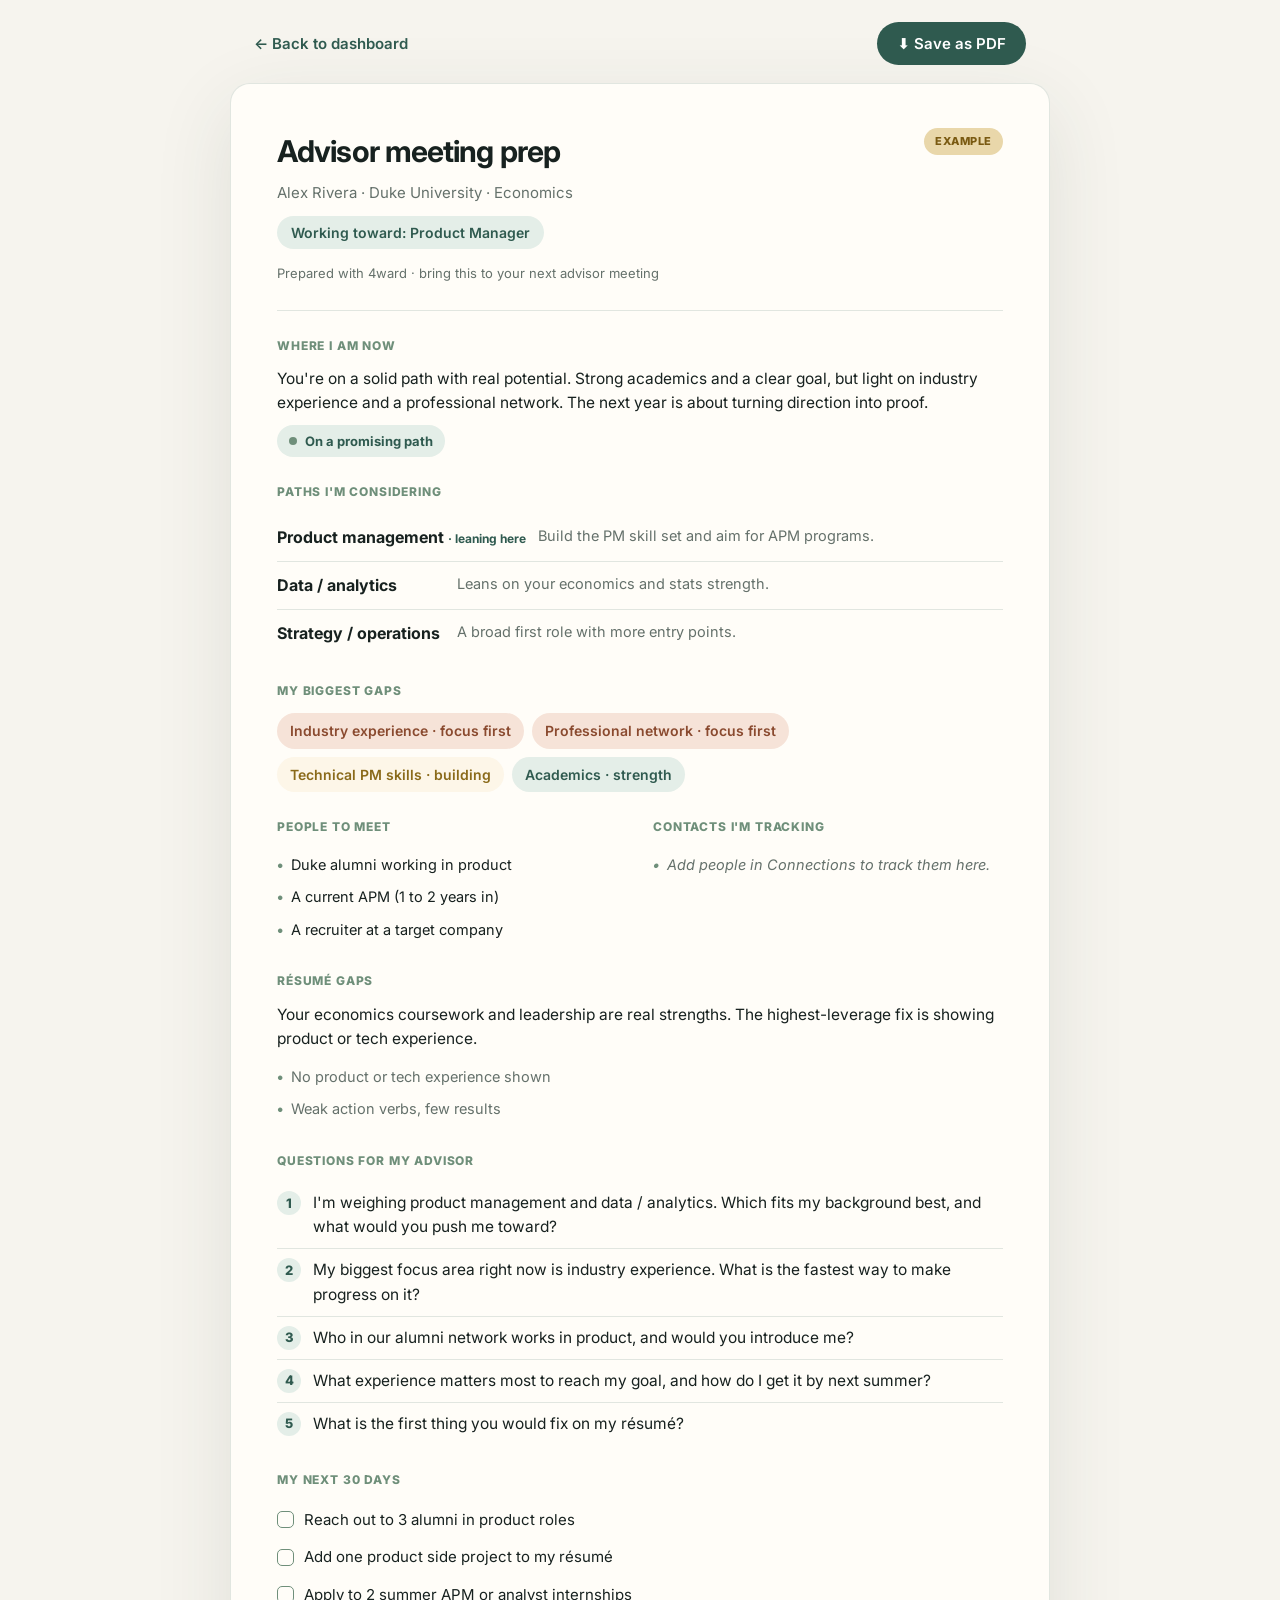
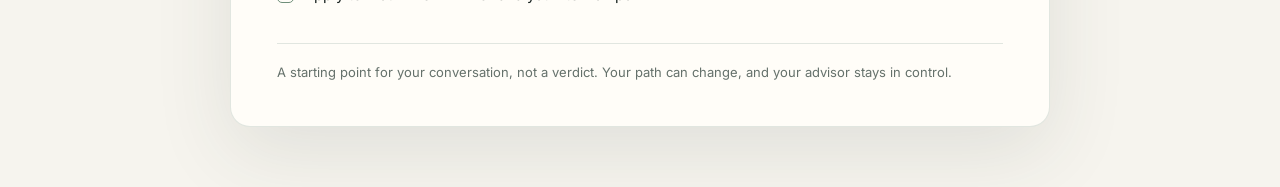
<file: prep.html>
<!DOCTYPE html>
<html lang="en">
<head>
  <meta charset="UTF-8" />
  <meta name="viewport" content="width=device-width, initial-scale=1.0" />
  <title>4ward | Advisor meeting prep</title>
  <link rel="preconnect" href="https://fonts.googleapis.com" />
  <link rel="preconnect" href="https://fonts.gstatic.com" crossorigin />
  <link href="https://fonts.googleapis.com/css2?family=Inter:wght@400;500;600;700;800&display=swap" rel="stylesheet" />
  <style>
    :root {
      --canvas: #f6f4ee; --paper: #fffdf8; --paper-soft: #f1eee6; --cream: #fdf6e8;
      --ink: #17211f; --muted: #65716b; --sage: #6f8f7a; --sage-soft: #e4eee8;
      --sage-mid: #cfe6d6; --sage-deep: #2f5a4f; --gold-soft: #e9d7aa; --terra: #8a4a2f;
      --line: rgba(47, 90, 79, 0.14); --shadow: 0 24px 80px rgba(50, 63, 56, 0.11);
      --radius: 20px; --radius-sm: 12px;
      font-family: "Inter", ui-sans-serif, system-ui, -apple-system, sans-serif;
    }
    * { box-sizing: border-box; }
    body { margin: 0; background: var(--canvas); color: var(--ink); -webkit-font-smoothing: antialiased; line-height: 1.55; }

    .toolbar { max-width: 820px; margin: 0 auto; padding: 22px 24px 0; display: flex; align-items: center; justify-content: space-between; gap: 16px; }
    .toolbar a { color: var(--sage-deep); font-weight: 600; font-size: 15px; text-decoration: none; }
    .btn { display: inline-flex; align-items: center; gap: 8px; background: var(--sage-deep); color: #fff; border: none; font-family: inherit; font-weight: 600; font-size: 15px; padding: 12px 20px; border-radius: 9999px; cursor: pointer; }
    .btn:hover { background: #294f49; }

    .sheet { max-width: 820px; margin: 18px auto 60px; background: var(--paper); border: 1px solid var(--line); border-radius: var(--radius); box-shadow: var(--shadow); padding: 44px 46px; }

    .head { display: flex; align-items: flex-start; justify-content: space-between; gap: 20px; }
    .head h1 { margin: 0; font-size: 30px; letter-spacing: -0.03em; }
    .head .who { color: var(--muted); font-size: 15px; margin: 6px 0 0; }
    .head .goal { display: inline-block; margin-top: 12px; background: var(--sage-soft); color: var(--sage-deep); font-weight: 600; font-size: 14px; padding: 6px 14px; border-radius: 9999px; }
    .tag { flex: none; background: var(--gold-soft); color: #7a5a12; font-size: 11px; font-weight: 800; letter-spacing: 0.05em; text-transform: uppercase; padding: 5px 11px; border-radius: 9999px; }
    .meta { color: var(--muted); font-size: 13px; margin-top: 14px; }

    hr { border: none; border-top: 1px solid var(--line); margin: 26px 0; }

    section { margin-bottom: 26px; }
    .label { font-size: 12px; font-weight: 800; letter-spacing: 0.07em; text-transform: uppercase; color: var(--sage); margin-bottom: 12px; }
    p.body { margin: 0 0 10px; font-size: 15.5px; }
    .status { display: inline-flex; align-items: center; gap: 8px; background: var(--sage-soft); color: var(--sage-deep); font-weight: 700; font-size: 13px; padding: 6px 12px; border-radius: 9999px; }
    .status .dot { width: 8px; height: 8px; border-radius: 50%; background: var(--sage); }

    .path { display: flex; gap: 12px; padding: 11px 0; border-bottom: 1px solid var(--line); }
    .path:last-child { border-bottom: none; }
    .path .name { font-weight: 700; min-width: 168px; }
    .path .why { color: var(--muted); font-size: 14.5px; }
    .path .star { color: var(--sage-deep); font-weight: 700; font-size: 12px; }

    .pills { display: flex; flex-wrap: wrap; gap: 8px; }
    .pill { display: inline-flex; align-items: center; gap: 7px; font-size: 14px; font-weight: 600; padding: 7px 13px; border-radius: 9999px; }
    .pill.focus { background: #f6e3d8; color: var(--terra); }
    .pill.building { background: var(--cream); color: #8a6a1a; }
    .pill.strong { background: var(--sage-soft); color: var(--sage-deep); }

    .cols { display: grid; grid-template-columns: 1fr 1fr; gap: 26px; }
    .mini-label { font-size: 13px; font-weight: 700; color: var(--ink); margin: 0 0 8px; }
    .list { margin: 0; padding: 0; list-style: none; }
    .list li { font-size: 14.5px; color: var(--ink); padding: 5px 0; display: flex; gap: 8px; }
    .list li::before { content: "•"; color: var(--sage); font-weight: 800; }
    .list.muted li { color: var(--muted); }
    .empty { color: var(--muted); font-size: 14px; font-style: italic; }

    ol.q { margin: 0; padding: 0; list-style: none; counter-reset: q; }
    ol.q li { counter-increment: q; display: flex; gap: 12px; padding: 9px 0; border-bottom: 1px solid var(--line); font-size: 15.5px; }
    ol.q li:last-child { border-bottom: none; }
    ol.q li::before { content: counter(q); flex: none; width: 24px; height: 24px; border-radius: 50%; background: var(--sage-soft); color: var(--sage-deep); font-size: 13px; font-weight: 800; display: grid; place-items: center; }

    .todo { margin: 0; padding: 0; list-style: none; }
    .todo li { display: flex; gap: 10px; align-items: center; padding: 7px 0; font-size: 15px; }
    .todo .box { flex: none; width: 17px; height: 17px; border: 1.5px solid var(--sage); border-radius: 5px; }

    .foot { margin-top: 30px; padding-top: 18px; border-top: 1px solid var(--line); color: var(--muted); font-size: 13px; }

    @media (max-width: 640px) {
      .sheet { padding: 30px 22px; margin: 14px 14px 40px; }
      .cols { grid-template-columns: 1fr; gap: 20px; }
      .path { flex-direction: column; gap: 3px; }
      .path .name { min-width: 0; }
    }
    @media print {
      body { background: #fff; }
      .toolbar { display: none; }
      .sheet { box-shadow: none; border: none; border-radius: 0; margin: 0; max-width: none; padding: 0; }
      .tag { display: none; }
    }
  </style>
</head>
<body>

  <div class="toolbar">
    <a href="./app.html">← Back to dashboard</a>
    <button class="btn" onclick="window.print()">⬇ Save as PDF</button>
  </div>

  <div class="sheet">
    <div class="head">
      <div>
        <h1>Advisor meeting prep</h1>
        <p class="who" id="ppWho"></p>
        <span class="goal" id="ppGoal"></span>
      </div>
      <span class="tag" id="ppTag" hidden>Example</span>
    </div>
    <p class="meta" id="ppMeta"></p>

    <hr />

    <section>
      <div class="label">Where I am now</div>
      <p class="body" id="ppSnapshot"></p>
      <span class="status"><span class="dot"></span> On a promising path</span>
    </section>

    <section>
      <div class="label">Paths I'm considering</div>
      <div id="ppPaths"></div>
    </section>

    <section>
      <div class="label">My biggest gaps</div>
      <div class="pills" id="ppGaps"></div>
    </section>

    <section class="cols">
      <div>
        <div class="label">People to meet</div>
        <ul class="list" id="ppPeople"></ul>
      </div>
      <div>
        <div class="label">Contacts I'm tracking</div>
        <ul class="list muted" id="ppContacts"></ul>
      </div>
    </section>

    <section>
      <div class="label">Résumé gaps</div>
      <p class="body" id="ppResumeSummary" style="margin-bottom:10px;"></p>
      <ul class="list muted" id="ppResume"></ul>
    </section>

    <section>
      <div class="label">Questions for my advisor</div>
      <ol class="q" id="ppQuestions"></ol>
    </section>

    <section>
      <div class="label">My next 30 days</div>
      <ul class="todo" id="ppNext"></ul>
    </section>

    <div class="foot">A starting point for your conversation, not a verdict. Your path can change, and your advisor stays in control.</div>
  </div>

  <script>
    (function () {
      function get(k) { try { return JSON.parse(localStorage.getItem(k)); } catch (e) { return null; } }
      function esc(s) { return String(s == null ? "" : s).replace(/[&<>"]/g, function (c) { return { "&": "&amp;", "<": "&lt;", ">": "&gt;", '"': "&quot;" }[c]; }); }
      function arr(x) { return Array.isArray(x) ? x : []; }

      var demo = {
        isExample: true,
        name: "Alex Rivera", school: "Duke University", major: "Economics", goal: "Product Manager",
        snapshot: "You're on a solid path with real potential. Strong academics and a clear goal, but light on industry experience and a professional network. The next year is about turning direction into proof.",
        paths: [
          { label: "Your goal", role: "Product management", reason: "Build the PM skill set and aim for APM programs." },
          { label: "Adjacent path", role: "Data / analytics", reason: "Leans on your economics and stats strength." },
          { label: "Also worth exploring", role: "Strategy / operations", reason: "A broad first role with more entry points." }
        ],
        focus: [
          { area: "Industry experience", status: "focus" },
          { area: "Professional network", status: "focus" },
          { area: "Technical PM skills", status: "building" },
          { area: "Academics", status: "strength" }
        ],
        people: ["Duke alumni working in product", "A current APM (1 to 2 years in)", "A recruiter at a target company"],
        contacts: [],
        resumeSummary: "Your economics coursework and leadership are real strengths. The highest-leverage fix is showing product or tech experience.",
        resumePoints: ["No product or tech experience shown", "Weak action verbs, few results"],
        questions: [
          "I'm weighing product management and data / analytics. Which fits my background best, and what would you push me toward?",
          "My biggest focus area right now is industry experience. What is the fastest way to make progress on it?",
          "Who in our alumni network works in product, and would you introduce me?",
          "What experience matters most to reach my goal, and how do I get it by next summer?",
          "What is the first thing you would fix on my résumé?"
        ],
        next30: ["Reach out to 3 alumni in product roles", "Add one product side project to my résumé", "Apply to 2 summer APM or analyst internships"]
      };

      function buildQuestions(p, ai) {
        var t = arr(ai.tracks);
        var field = (ai.explore && ai.explore.field) || p.major || "this field";
        var top = arr(ai.focus).filter(function (f) { return f.status === "focus"; })[0];
        var qs = [];
        if (t[0] && t[1]) qs.push("I'm weighing " + t[0].role + " and " + t[1].role + ". Which fits my background best, and what would you push me toward?");
        if (top) qs.push("My biggest focus area right now is " + String(top.area).toLowerCase() + ". What is the fastest way to make progress on it?");
        qs.push("Who in our alumni network works in " + field + ", and would you introduce me?");
        qs.push("What experience matters most to reach my goal, and how do I get it by next summer?");
        qs.push("What is the first thing you would fix on my résumé?");
        return qs.slice(0, 5);
      }

      function fromReal(p, ai, resume, outreach) {
        var t = arr(ai.tracks);
        return {
          isExample: false,
          name: p.firstName, school: p.school, major: p.major,
          goal: (t[0] && t[0].role) || p.goal || "",
          snapshot: ai.body || ai.headline || "",
          paths: t,
          focus: arr(ai.focus),
          people: arr(ai.gaps && ai.gaps.exposure).map(function (g) { return g.item || g; }),
          contacts: arr(outreach).map(function (c) { return c.name ? (c.name + (c.role ? " · " + c.role : "")) : String(c); }),
          resumeSummary: resume ? (resume.summary || "") : "",
          resumePoints: resume ? arr(resume.feedback).map(function (f) { return f.title || f; }) : [],
          questions: buildQuestions(p, ai),
          next30: arr(ai.plan && ai.plan.d30).map(function (x) { return x.title || x; })
        };
      }

      var profile = get("figuredProfile"), ai = get("figuredAiContent");
      var d = (profile && ai) ? fromReal(profile, ai, get("figuredResumeAnalysis"), get("figuredOutreach")) : demo;

      var byId = function (id) { return document.getElementById(id); };
      var whoParts = [d.school, d.major].filter(Boolean);
      byId("ppWho").textContent = whoParts.join(" · ") + (d.name ? (whoParts.length ? "" : "") : "");
      byId("ppWho").textContent = [d.name, d.school, d.major].filter(Boolean).join(" · ");
      byId("ppGoal").textContent = "Working toward: " + (d.goal || "your goal");
      byId("ppMeta").textContent = "Prepared with 4ward · bring this to your next advisor meeting";
      byId("ppTag").hidden = !d.isExample;
      byId("ppSnapshot").textContent = d.snapshot || "Build your trajectory in 4ward to fill this in.";

      byId("ppPaths").innerHTML = arr(d.paths).map(function (t, i) {
        var star = i === 0 ? ' <span class="star">· leaning here</span>' : "";
        return '<div class="path"><span class="name">' + esc(t.role || t.label) + star + '</span><span class="why">' + esc(t.reason || "") + "</span></div>";
      }).join("") || '<p class="empty">No paths yet.</p>';

      var pillMap = { focus: ["focus", "focus first"], building: ["building", "building"], strength: ["strong", "strength"] };
      byId("ppGaps").innerHTML = arr(d.focus).map(function (f) {
        var m = pillMap[f.status] || ["building", f.status];
        return '<span class="pill ' + m[0] + '">' + esc(f.area) + " · " + m[1] + "</span>";
      }).join("") || '<p class="empty">No focus areas yet.</p>';

      byId("ppPeople").innerHTML = arr(d.people).map(function (x) { return "<li>" + esc(x) + "</li>"; }).join("") || '<li class="empty">Generate your trajectory to see who to meet.</li>';
      byId("ppContacts").innerHTML = arr(d.contacts).map(function (x) { return "<li>" + esc(x) + "</li>"; }).join("") || '<li class="empty">Add people in Connections to track them here.</li>';

      byId("ppResumeSummary").textContent = d.resumeSummary || "";
      byId("ppResumeSummary").style.display = d.resumeSummary ? "" : "none";
      byId("ppResume").innerHTML = arr(d.resumePoints).map(function (x) { return "<li>" + esc(x) + "</li>"; }).join("") || '<li class="empty">Upload your résumé in the app to see gaps here.</li>';

      byId("ppQuestions").innerHTML = arr(d.questions).map(function (q) { return "<li>" + esc(q) + "</li>"; }).join("");
      byId("ppNext").innerHTML = arr(d.next30).map(function (x) { return '<li><span class="box"></span> ' + esc(x) + "</li>"; }).join("") || '<li class="empty">Set your action plan to fill this in.</li>';
    })();
  </script>

</body>
</html>
</file>
<file: plan/plan.css>
:root {
  --canvas: #f6f4ee;
  --paper: #fffdf8;
  --paper-soft: #f1eee6;
  --ink: #17211f;
  --muted: #65716b;
  --sage: #6f8f7a;
  --sage-deep: #2f5a4f;
  --teal-soft: #dce8e3;
  --gold-soft: #e9d7aa;
  --line: rgba(47, 90, 79, 0.14);
  font-family: Inter, ui-sans-serif, system-ui, -apple-system, BlinkMacSystemFont, "Segoe UI", sans-serif;
}

* { box-sizing: border-box; }

body {
  margin: 0;
  background:
    linear-gradient(180deg, rgba(220, 232, 227, 0.72), transparent 480px),
    var(--canvas);
  color: var(--ink);
  font-size: 16px;
  line-height: 1.6;
  display: grid;
  grid-template-columns: 280px minmax(0, 1fr);
}

a { color: inherit; }

/* --- Sidebar TOC --- */
.toc {
  position: sticky;
  top: 0;
  align-self: start;
  height: 100vh;
  overflow-y: auto;
  padding: 24px 22px;
  border-right: 1px solid var(--line);
  background: rgba(255, 253, 248, 0.78);
  backdrop-filter: blur(20px);
}

.toc-brand {
  display: flex;
  align-items: center;
  gap: 10px;
  text-decoration: none;
  font-weight: 800;
  color: #18312b;
  margin-bottom: 8px;
}

.brand-mark {
  width: 30px; height: 30px;
  display: grid; place-items: center;
  border-radius: 10px;
  background: #e4eee8;
  color: var(--sage-deep);
  border: 1px solid rgba(47, 90, 79, 0.12);
}

.brand-mark svg {
  width: 18px; height: 18px;
  fill: currentColor; stroke: currentColor;
  stroke-width: 1.8; stroke-linecap: round; stroke-linejoin: round;
}

.toc-eyebrow {
  margin: 0 0 18px;
  color: var(--sage-deep);
  font-size: 12px;
  font-weight: 800;
  letter-spacing: 0.05em;
  text-transform: uppercase;
}

.toc nav {
  display: grid;
  gap: 2px;
}

.toc nav a {
  display: block;
  padding: 8px 12px;
  border-radius: 10px;
  text-decoration: none;
  color: var(--muted);
  font-weight: 600;
  font-size: 13.5px;
  transition: background 160ms ease, color 160ms ease;
}

.toc nav a:hover {
  background: var(--paper-soft);
  color: var(--sage-deep);
}

.toc nav a.active {
  background: var(--sage-deep);
  color: #fffdf8;
}

.toc-foot {
  margin-top: 24px;
  padding-top: 18px;
  border-top: 1px solid var(--line);
  color: var(--muted);
  font-size: 12px;
  line-height: 1.5;
}

/* --- Document --- */
.doc {
  min-width: 0;
  padding: 56px clamp(28px, 6vw, 84px) 100px;
  max-width: 920px;
}

.doc-hero {
  margin-bottom: 80px;
}

.eyebrow {
  color: var(--sage-deep);
  font-size: 13px;
  font-weight: 800;
  letter-spacing: 0.03em;
  margin: 0 0 16px;
  text-transform: uppercase;
}

h1 {
  font-size: clamp(40px, 6vw, 64px);
  font-weight: 800;
  line-height: 1.04;
  letter-spacing: -0.01em;
  margin: 0 0 22px;
  max-width: 720px;
}

.lede {
  font-size: clamp(17px, 1.4vw, 20px);
  color: #3b4a44;
  margin: 0 0 32px;
  max-width: 740px;
  line-height: 1.55;
}

.hero-stats {
  display: grid;
  grid-template-columns: repeat(4, minmax(0, 1fr));
  gap: 14px;
  margin-top: 8px;
}

.hero-stats div {
  border: 1px solid var(--line);
  border-radius: 16px;
  padding: 18px 16px;
  background: rgba(255, 253, 248, 0.86);
}

.hero-stats strong {
  display: block;
  font-size: 22px;
  font-weight: 800;
  color: var(--sage-deep);
  margin-bottom: 2px;
}

.hero-stats span {
  color: var(--muted);
  font-size: 12.5px;
  font-weight: 600;
}

/* --- Sections --- */
section {
  padding-top: 72px;
  margin-top: 16px;
  border-top: 1px solid var(--line);
  scroll-margin-top: 20px;
}

.kicker {
  color: var(--sage-deep);
  font-size: 12px;
  font-weight: 800;
  letter-spacing: 0.06em;
  text-transform: uppercase;
  margin: 0 0 12px;
}

h2 {
  font-size: clamp(28px, 3.4vw, 38px);
  font-weight: 800;
  line-height: 1.12;
  letter-spacing: -0.005em;
  margin: 0 0 24px;
  max-width: 720px;
}

h3 {
  font-size: 19px;
  font-weight: 750;
  margin: 32px 0 10px;
  letter-spacing: 0;
}

.section-lede {
  font-size: 16px;
  color: #3b4a44;
  margin: -8px 0 28px;
  max-width: 720px;
  line-height: 1.55;
}

p { margin: 0 0 14px; }

ul, ol {
  padding-left: 22px;
  margin: 0 0 18px;
}

ul li, ol li {
  margin-bottom: 8px;
}

ul li::marker { color: var(--sage-deep); }

strong { font-weight: 750; }

/* --- Cards --- */
.card {
  margin: 18px 0;
  padding: 22px 24px;
  border: 1px solid var(--line);
  border-radius: 16px;
  background: rgba(255, 253, 248, 0.78);
  box-shadow: 0 10px 32px rgba(50, 63, 56, 0.05);
}

.card h3 {
  margin-top: 0;
  margin-bottom: 8px;
  color: var(--sage-deep);
  font-size: 14px;
  letter-spacing: 0.04em;
  text-transform: uppercase;
  font-weight: 800;
}

.card ul { margin-bottom: 0; }

/* --- Months --- */
.month {
  margin: 14px 0;
  padding: 22px 24px;
  border: 1px solid var(--line);
  border-radius: 16px;
  background: var(--paper);
  transition: transform 200ms ease, box-shadow 200ms ease;
}

.month:hover {
  transform: translateY(-2px);
  box-shadow: 0 18px 42px rgba(50, 63, 56, 0.1);
}

.month header {
  display: flex;
  align-items: center;
  justify-content: space-between;
  gap: 14px;
  margin-bottom: 6px;
}

.month h3 {
  margin: 0;
  font-size: 17px;
  letter-spacing: 0;
  text-transform: none;
  color: var(--ink);
}

.month-cost {
  flex-shrink: 0;
  font-size: 12px;
  font-weight: 800;
  padding: 4px 10px;
  border-radius: 999px;
  background: var(--teal-soft);
  color: var(--sage-deep);
}

.month-goal {
  font-weight: 600;
  color: var(--sage-deep);
  margin: 4px 0 14px;
}

.month-meta {
  margin-top: 10px;
  padding-top: 12px;
  border-top: 1px dashed rgba(47, 90, 79, 0.16);
  font-size: 13px;
  color: var(--muted);
  line-height: 1.55;
}

/* --- Tables --- */
table {
  width: 100%;
  border-collapse: collapse;
  margin: 18px 0 22px;
  border: 1px solid var(--line);
  border-radius: 14px;
  overflow: hidden;
  background: var(--paper);
}

thead {
  background: var(--paper-soft);
}

th, td {
  padding: 12px 16px;
  text-align: left;
  font-size: 14px;
  border-top: 1px solid var(--line);
  vertical-align: top;
}

thead th {
  border-top: 0;
  font-weight: 800;
  font-size: 12.5px;
  color: var(--sage-deep);
  letter-spacing: 0.04em;
  text-transform: uppercase;
}

tbody tr:hover {
  background: rgba(220, 232, 227, 0.18);
}

/* --- Quote --- */
.quote {
  margin: 18px 0;
  padding: 22px 26px;
  border-left: 4px solid var(--sage-deep);
  border-radius: 4px 16px 16px 4px;
  background: var(--paper-soft);
  font-size: 15.5px;
  line-height: 1.6;
  color: #2d3a35;
}

/* --- Footer --- */
.doc-foot {
  margin-top: 80px;
  padding-top: 36px;
  border-top: 1px solid var(--line);
  color: var(--muted);
  font-size: 14px;
}

.doc-foot p { margin: 0 0 6px; }

.foot-meta {
  margin-top: 18px;
  font-size: 12px;
  letter-spacing: 0.05em;
  text-transform: uppercase;
  color: var(--sage-deep);
  font-weight: 800;
}

/* --- Mobile --- */
@media (max-width: 920px) {
  body {
    grid-template-columns: 1fr;
  }
  .toc {
    position: static;
    height: auto;
    border-right: 0;
    border-bottom: 1px solid var(--line);
    padding: 16px 18px;
  }
  .toc nav {
    grid-auto-flow: column;
    grid-auto-columns: max-content;
    overflow-x: auto;
    gap: 8px;
    padding-bottom: 4px;
  }
  .toc nav a {
    white-space: nowrap;
    padding: 6px 12px;
    font-size: 12.5px;
  }
  .toc-foot { display: none; }
  .doc {
    padding: 28px 18px 64px;
  }
  .hero-stats {
    grid-template-columns: repeat(2, 1fr);
  }
}
</file>
